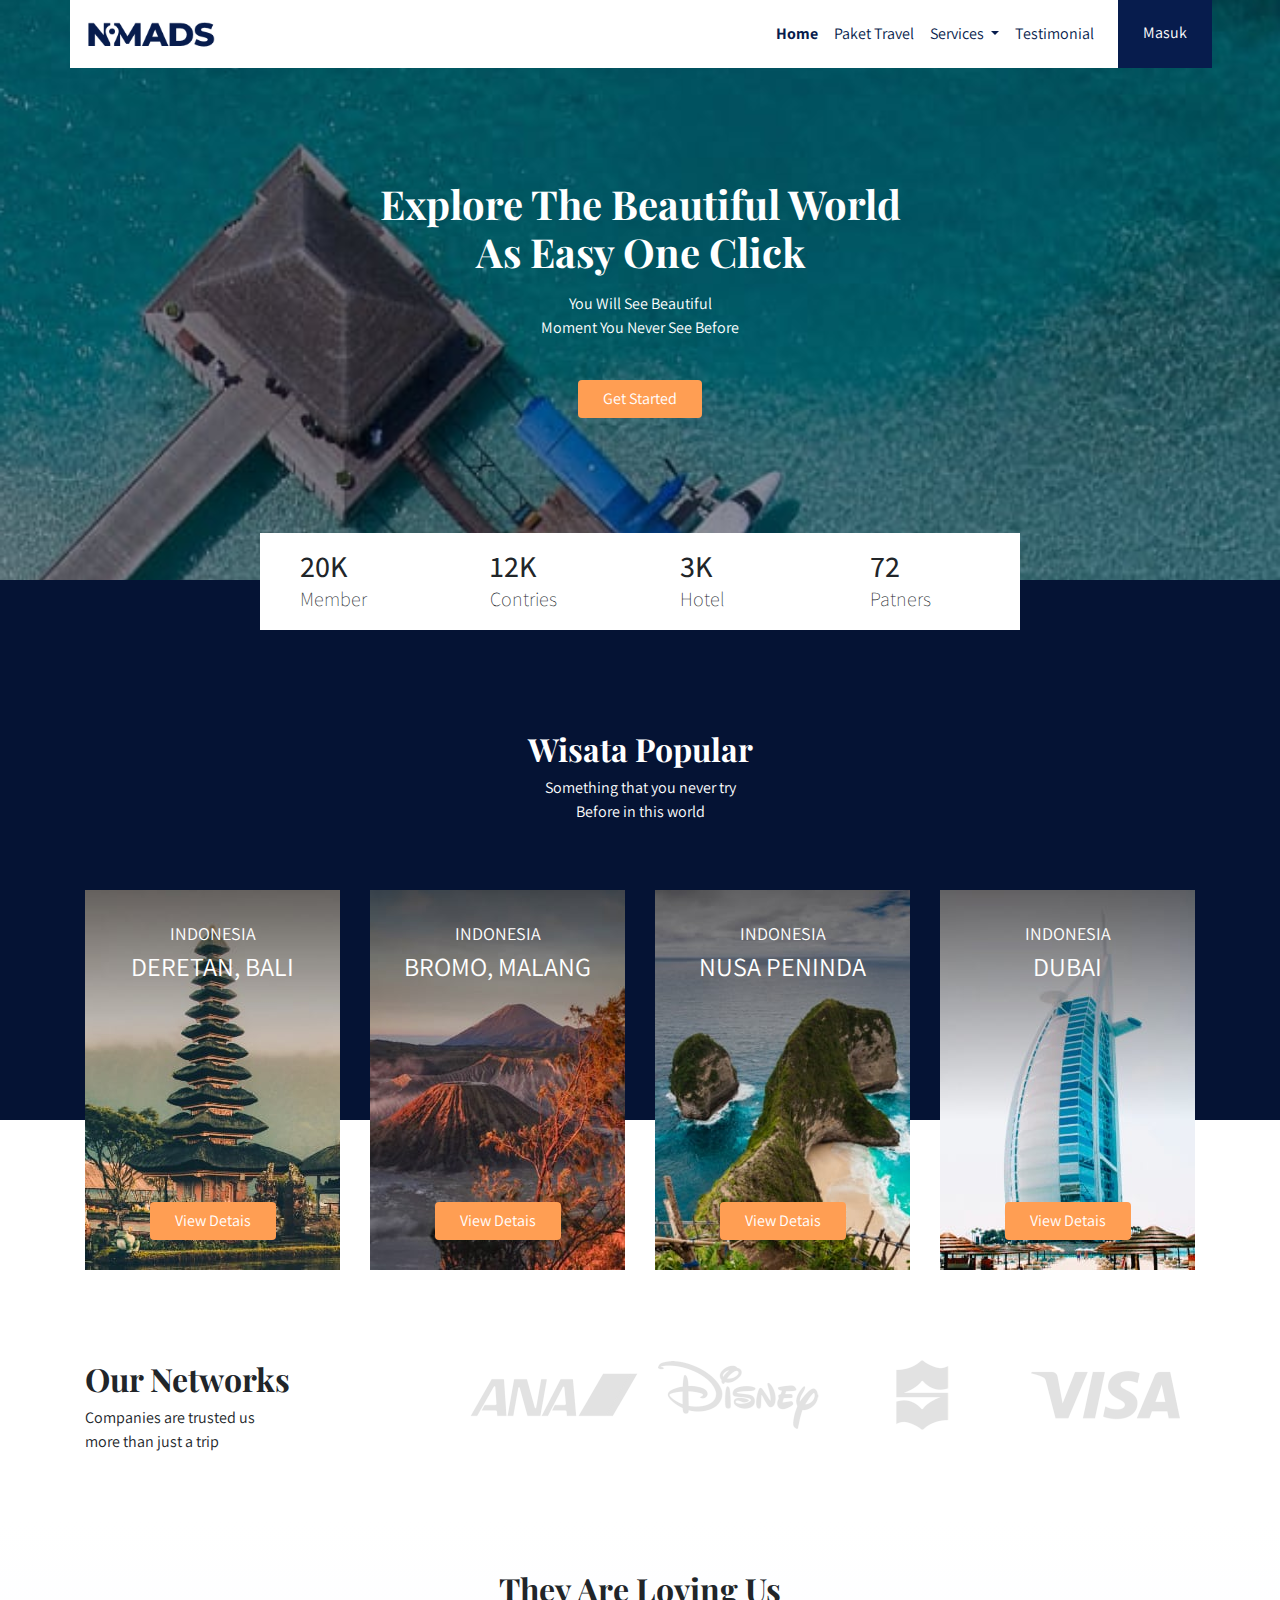
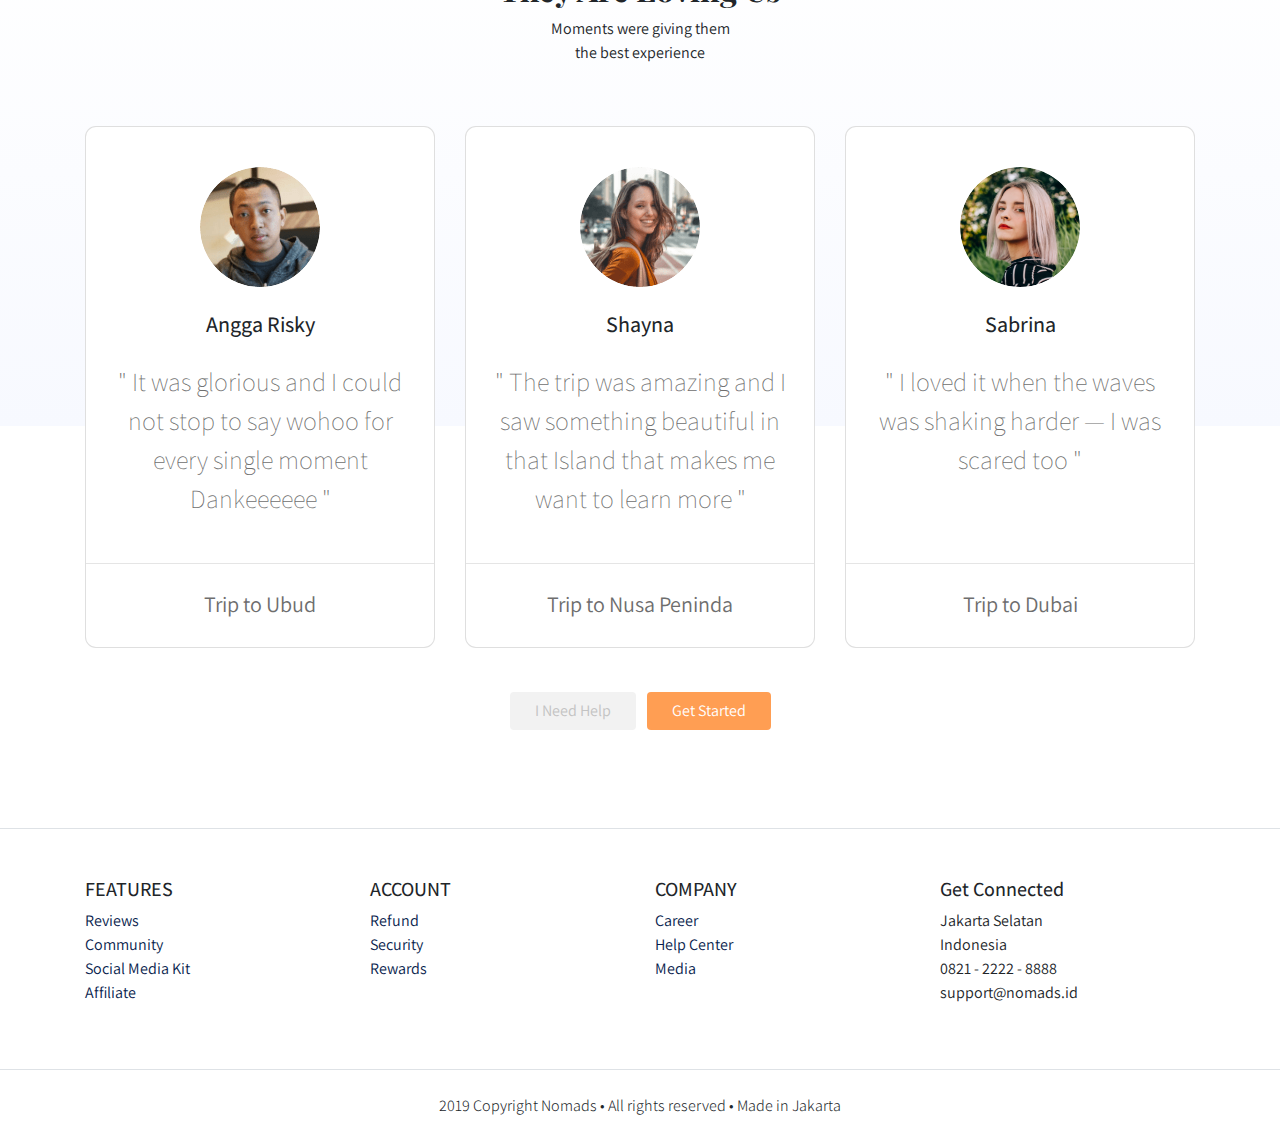
<file: public/index.html>
<!DOCTYPE html>
<html lang="en">
  <head>
    <meta charset="UTF-8" />
    <meta name="viewport" content="width=device-width, initial-scale=1.0" />
    <meta http-equiv="X-UA-Compatible" content="ie=edge" />
    <title>Nomads</title>
    <link rel="stylesheet" href="frontend/libraries/bootstrap/css/bootstrap.css" />
    
    <link rel="preconnect" href="https://fonts.googleapis.com">
    <link rel="preconnect" href="https://fonts.gstatic.com" crossorigin>
    <link href="https://fonts.googleapis.com/css2?family=Assistant&family=Playfair+Display&display=swap" rel="stylesheet">

    <link rel="stylesheet" href="frontend/styles/main.css" />
    
  </head>
  <body>
    <!-- Navbar -->
    <div class="container">
      <nav class="row navbar navbar-expand-lg navbar-light bg-white">
        <a href="#" class="navbar-brand">
          <img src="frontend/images/logo.png" alt="logo NOMADS" />
        </a>

        <button
          class="navbar-toggler navbar-toggler-right"
          type="button"
          data-toggle="collapse"
          data-target="#navb">
            <span class="navbar-toggler-icon"></span>
        </button>

        <!-- Menu -->
        <div class="collapse navbar-collapse" id="navb">
          <ul class="navbar-nav ml-auto mr-3">
            <li class="nav-item max-md-2">
              <a href="#" class="nav-link active">Home</a>
            </li>
            <li class="nav-item max-md-2">
              <a href="#" class="nav-link">Paket Travel</a>
            </li>
            
            <li class="nav-item dropdown">
              <a class="nav-link dropdown-toggle" href="#" id="navbardropdown" role="button" data-toggle="dropdown">
                Services
              </a>
              <div class="dropdown-menu" >
                <a href="#" class="dropdown-item" >Link 1</a>
                <a href="#" class="dropdown-item" >Link 2</a>
                <a href="#" class="dropdown-item" >Link 3</a>
              </div>
            </li>

            <li class="nav-item max-md-2">
              <a href="#" class="nav-link">Testimonial</a>
            </li>
          </ul>

          <!-- Mobile button -->
          <form class="form-inline d-sm-block d-md-none">
            <button class="btn btn-login my-2 my-sm-0 ">
              Masuk
            </button>
          </form>

          <!-- Desktop Button -->
          <form class="form-inline my-2 my-lg-0 d-none d-md-block">
            <button class="btn btn-login btn-navbar-right my-2 my-sm-0 px-4">
              Masuk
            </button>
          </form>

        </div>
      </nav>
    </div>
    <!-- Akhir Navbar -->

    <!-- header -->
    <header class="text-center">
      <h1>
        Explore The Beautiful World
        <br>
        As Easy One Click
      </h1>
      <p class="mt-3">
        You Will See Beautiful
        <br>
        Moment You Never See Before 
      </p>
      <a href="" class="btn btn-get-started px-4 mt-4">
        Get Started
      </a>
    </header>
    <!-- akhir header -->

    <!-- Statistik header -->
    <main>
      <div class="container">
        <section class="section-stats row justify-content-center" id="stats">
          <div class="col-3 col-md-2 stats-detail">
            <h2>20K</h2>
            <P>Member</P>
          </div>
          <div class="col-3 col-md-2 stats-detail">
            <h2>12K</h2>
            <P>Contries</P>
          </div>
          <div class="col-3 col-md-2 stats-detail">
            <h2>3K</h2>
            <P>Hotel</P>
          </div>
          <div class="col-3 col-md-2 stats-detail">
            <h2>72</h2>
            <P>Patners</P>
          </div>
        </section>
      </div>

      <section class="section-popular" id="popular">
        <div class="container">
          <div class="row">
            <div class="col text-center section-popular-heading">
              <h2>Wisata Popular</h2>
              <p>
                Something that you never try
                <br>
                Before in this world
              </p>
            </div>
          </div>
        </div>
      </section>

      <section class="section-popular-content" id="popularContent">
        <div class="container">
          <div class="section-popular-travel row justify-content-center">
            <div class="col-sm-6 col-md-4 col-lg-3">
              <div class="card-travel text-center d-flex flex-column" style="background-image: url('frontend/images/travel-1.jpg');">
                <div class="travel-country">INDONESIA</div>
                <div class="travel-location">DERETAN, BALI</div>
                <div class="travel-button mt-auto">
                  <a href="details.html" class="btn btn-travel-details px-4">
                    View Detais
                  </a>
                </div>
              </div>
            </div>
            <div class="col-sm-6 col-md-4 col-lg-3">
              <div class="card-travel text-center d-flex flex-column" style="background-image: url('frontend/images/travel-2.jpg');">
                <div class="travel-country">INDONESIA</div>
                <div class="travel-location">BROMO, MALANG</div>
                <div class="travel-button mt-auto">
                  <a href="details.html" class="btn btn-travel-details px-4">
                    View Detais
                  </a>
                </div>
              </div>
            </div>
            <div class="col-sm-6 col-md-4 col-lg-3">
              <div class="card-travel text-center d-flex flex-column" style="background-image: url('frontend/images/travel-3.jpg');">
                <div class="travel-country">INDONESIA</div>
                <div class="travel-location">NUSA PENINDA</div>
                <div class="travel-button mt-auto">
                  <a href="details.html" class="btn btn-travel-details px-4">
                    View Detais
                  </a>
                </div>
              </div>
            </div>
            <div class="col-sm-6 col-md-4 col-lg-3">
              <div class="card-travel text-center d-flex flex-column" style="background-image: url('frontend/images/travel-4.jpg');">
                <div class="travel-country">INDONESIA</div>
                <div class="travel-location">DUBAI</div>
                <div class="travel-button mt-auto">
                  <a href="details.html" class="btn btn-travel-details px-4">
                    View Detais
                  </a>
                </div>
              </div>
            </div>
          </div>
        </div>
      </section>

      <section class="section-networks" id="networks">
        <div class="container">
          <div class="row">
            <div class="col-md-4">
              <h2>Our Networks</h2>
              <p>
                Companies are trusted us
                <br>
                more than just a trip
              </p>
            </div>
            <div class="col-md-8 text-center">
              <img src="frontend/images/partner.png" alt="Logo Patner" class="img-partner">
            </div>
          </div>
        </div>
      </section>

      <section class="section-testimonials-heading" id="testimoniaslHeading">
        <div class="container">
          <div class="row">
            <div class="col text-center">
              <h2>They Are Loving Us</h2>
              <p>
                Moments were giving them
                <br>
                the best experience
              </p>
            </div>
          </div>
        </div>
      </section>

      <div class="section section-testimonials-content" id="testimonialsContent">
        <div class="container">
          <div class="section-popular-travel row justify-content-center">
            <div class="col-sm-6 col-md-6 col-lg-4">
              <div class="card card-testimonial text-center">
                <div class="testimonial-content">
                  <img src="frontend/images/avatar-1.png" alt="User"
                  class="mb-4 rounded-circle">
                  <h3 class="mb-4">Angga Risky</h3>
                  <p class="testimonials">
                    " It was glorious and I could not stop to say wohoo for every single moment Dankeeeeee "
                  </p>
                </div>
                <hr>
                <p class="trip-to mt-2">
                  Trip to Ubud
                </p>
              </div>
            </div>
            <div class="col-sm-6 col-md-6 col-lg-4">
              <div class="card card-testimonial text-center">
                <div class="testimonial-content">
                  <img src="frontend/images/avatar-2.png" alt="User"
                  class="mb-4 rounded-circle">
                  <h3 class="mb-4">Shayna</h3>
                  <p class="testimonials">
                    " The trip was amazing and I saw something beautiful in that
                    Island that makes me want to learn more "
                  </p>
                </div>
                <hr>
                <p class="trip-to mt-2">
                  Trip to Nusa Peninda
                </p>
              </div>
            </div>
            <div class="col-sm-6 col-md-6 col-lg-4">
              <div class="card card-testimonial text-center">
                <div class="testimonial-content">
                  <img src="frontend/images/avatar-3.png" alt="User"
                  class="mb-4 rounded-circle">
                  <h3 class="mb-4">Sabrina</h3>
                  <p class="testimonials">
                    " I loved it when the waves was shaking harder — I was
                    scared too "
                  </p>
                </div>
                <hr>
                <p class="trip-to mt-2">
                  Trip to Dubai
                </p>
              </div>
            </div>
          </div>
          <div class="row">
            <div class="col-12 text-center">
              <a href="#" class="btn btn-need-help px-4 mt-4 mx-1">
                I Need Help
              </a>
              <a href="#" class="btn btn-get-started px-4 mt-4 mx-1">
                Get Started
              </a>
            </div>
          </div>
        </div>
      </div>
    </main>
    <!-- Akhir Statistik header -->

    <footer class="section-footer mt-5 mb-4 border-top">
      <div class="container pt-5 pb-5">
        <div class="row justify-content-center">
          <div class="col-12">
            <div class="row">
              <div class="col-12">
                <div class="row">
                  <div class="col-12 col-lg-3">
                    <h5>FEATURES</h5>
                    <ul class="list-unstyled">
                      <li>
                        <a href="#">Reviews</a>
                      </li>
                      <li>
                        <a href="#">Community</a>
                      </li>
                      <li>
                        <a href="#">Social Media Kit</a>
                      </li>
                      <li>
                        <a href="#">Affiliate</a>
                      </li>
                    </ul>
                  </div>
                  <div class="col-12 col-lg-3">
                    <h5>ACCOUNT</h5>
                    <ul class="list-unstyled">
                      <li><a href="#">Refund</a></li>
                      <li><a href="#">Security</a></li>
                      <li><a href="#">Rewards</a></li>
                    </ul>
                  </div>
                  <div class="col-12 col-lg-3">
                    <h5>COMPANY</h5>
                    <ul class="list-unstyled">
                      <li><a href="#">Career</a></li>
                      <li><a href="#">Help Center</a></li>
                      <li><a href="#">Media</a></li>
                    </ul>
                  </div>
                  <div class="col-12 col-lg-3">
                    <h5>Get Connected</h5>
                    <ul class="list-unstyled">
                      <li>Jakarta Selatan</li>
                      <li>Indonesia</li>
                      <li>0821 - 2222 - 8888</li>
                      <li>support@nomads.id</li>
                    </ul>
                  </div>
                </div>
              </div>
            </div>
          </div>
        </div>
      </div>
      <div class="container-fluid">
        <div class="row border-top justify-content-center align-items-center pt-4">
          <div class="col-auto text-gray-500 font-weight-light">
            2019 Copyright Nomads • All rights reserved • Made in Jakarta
          </div>
        </div>
      </div>
    </footer>


    <script src="frontend/libraries/retina/retina.js"></script>
    <script src="frontend/libraries/jquery/jquery-3.4.1.min.js"></script>
    <script src="frontend/libraries/bootstrap/js/bootstrap.js"></script>
  </body>
</html>
</file>
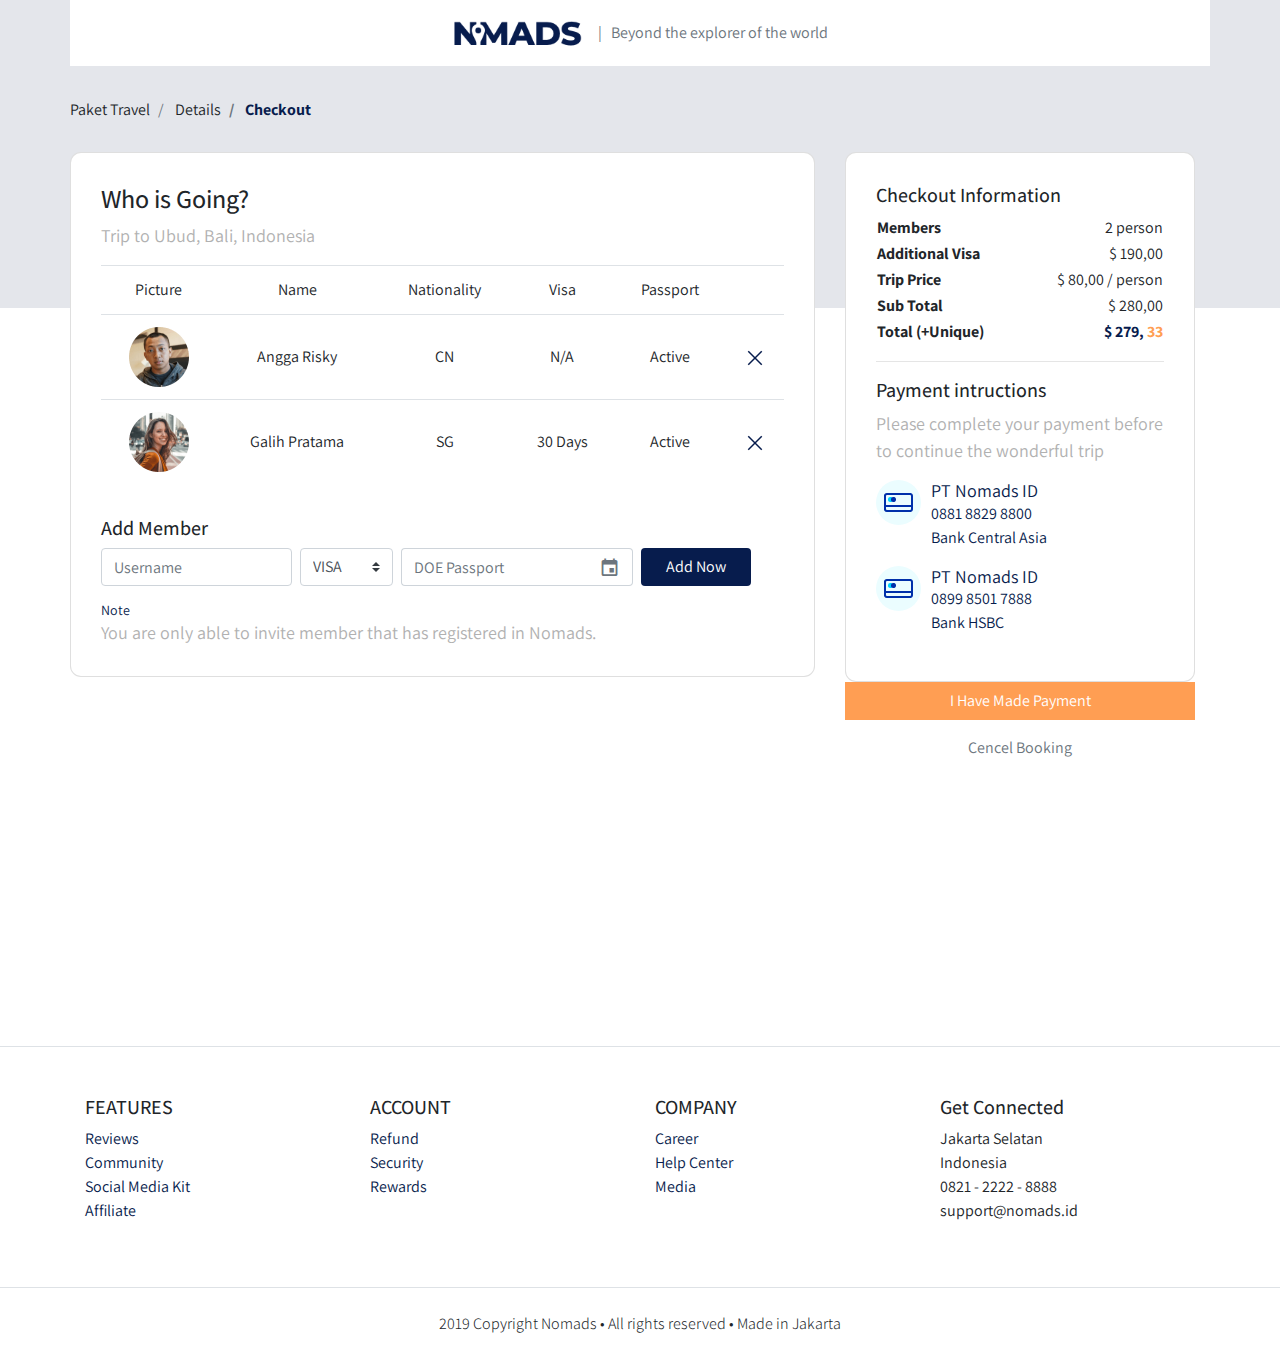
<file: public/checkout.html>
<!DOCTYPE html>
<html lang="en">
  <head>
    <meta charset="UTF-8" />
    <meta name="viewport" content="width=device-width, initial-scale=1.0" />
    <meta http-equiv="X-UA-Compatible" content="ie=edge" />
    <title>Checkout</title>
    <link rel="stylesheet" href="frontend/libraries/bootstrap/css/bootstrap.css" />
    <link rel="stylesheet" href="frontend/libraries/xzoom/xzoom.css">
    <link rel="stylesheet" href="frontend/libraries/gijgo/css/gijgo.min.css">
    
    <link rel="preconnect" href="https://fonts.googleapis.com">
    <link rel="preconnect" href="https://fonts.gstatic.com" crossorigin>
    <link href="https://fonts.googleapis.com/css2?family=Assistant&family=Playfair+Display&display=swap" rel="stylesheet">

    <link rel="stylesheet" href="frontend/styles/main.css" />
    
  </head>
  <body>
    <!-- Navbar -->
    <div class="container">
      <nav class="row navbar navbar-expand-lg navbar-light bg-white">
        <div class="navbar-nav ml-auto mr-auto mr-lg-0 mr-md-auto">
          <a href="index.html" class="navbar-brand">
            <img src="frontend/images/logo.png" alt="">
          </a>
        </div>
        <ul class="navbar-nav mr-auto d-none d-lg-block">
          <li>
            <span class="text-muted">
              | &nbsp; Beyond the explorer of the world
            </span>
          </li>
        </ul>
      </nav>
    </div>
    <!-- Akhir Navbar -->

    <main>
      <section class="section-details-header"></section>
      <section class="section-details-content">
        <div class="container">
          <div class="row">
            <div class="col p-0">
              <nav aria-label="breadcrumb">
                <ol class="breadcrumb">
                  <li class="breadcrumb-item" aria-current="page">
                    Paket Travel
                  </li>
                  <li class="breadcrumb-item" aria-current="page">
                    Details
                  </li>
                  <li class="breadcrumb-item active" aria-current="page">
                    Checkout
                  </li>
                </ol>
              </nav>
            </div>
          </div>
          <div class="row">
            <div class="col-lg-8 pl-lg-0">
              <div class="card card-details">
                <h1>Who is Going?</h1>
                <p>Trip to Ubud, Bali, Indonesia</p>
                <div class="attendee">
                  <table class="table table-responsive-sm text-center">
                    <thead>
                      <tr>
                        <td>Picture</td>
                        <td>Name</td>
                        <td>Nationality</td>
                        <td>Visa</td>
                        <td>Passport</td>
                        <td></td>
                      </tr>
                    </thead>
                    <tbody>
                      <tr>
                        <td>
                          <img src="frontend/images/avatar-1.png" height="60">
                        </td>
                        <td class="align-middle">
                          Angga Risky
                        </td>
                        <td class="align-middle">
                          CN
                        </td>
                        <td class="align-middle">
                          N/A
                        </td>
                        <td class="align-middle">
                          Active
                        </td>
                        <td class="align-middle">
                          <a href="#">
                            <img src="frontend/images/ic_remove.png" alt="">
                          </a>
                        </td>
                      </tr>
                      <tr>
                        <td>
                          <img src="frontend/images/avatar-2.png" height="60">
                        </td>
                        <td class="align-middle">
                          Galih Pratama
                        </td>
                        <td class="align-middle">
                          SG
                        </td>
                        <td class="align-middle">
                          30 Days
                        </td>
                        <td class="align-middle">
                          Active
                        </td>
                        <td class="align-middle">
                          <a href="#">
                            <img src="frontend/images/ic_remove.png" alt="">
                          </a>
                        </td>
                      </tr>
                    </tbody>
                  </table>
                </div>
                <div class="member mt-3">
                  <h2>Add Member</h2>
                  <form class="form-inline">
                    <label for="inputUsername" class="sr-only">Name</label>
                    <input type="text" name="inputUsername" class="form-control mb-2 mr-sm-2" id="inputUsername" placeholder="Username">

                    <label for="inputVisa" class="sr-only">Visa</label>
                    <select name="inputVisa" id="inputVisa" class="custom-select mb-2 mr-sm-2">
                      <option value="VISA" selected>VISA</option>
                      <option value="30 Days">30 Days</option>
                      <option value="N/A">N/A</option>
                    </select>

                    <label for="doePassport" class="sr-only">DOE Passport</label>
                    <div class="input-group mb-2 mr-sm-2">
                      <input type="text" class="form-control datepicker" id="doePassport" placeholder="DOE Passport">
                    </div>

                    <button type="submit" class="btn btn-add-now mb-2 px-4">
                      Add Now
                    </button>
                  </form>
                  <h3 class="mt-2 mb-0">Note</h3>
                  <p class="disclaimer mb-0">
                    You are only able to invite member that has registered in
                    Nomads.
                  </p>
                </div>
              </div>
            </div>

            <div class="col-lg-4">
              <div class="card card-details card-right">
                <h2>Checkout Information</h2>
                <table class="trip-informations">
                  <tr>
                    <th width="50%">Members</th>
                    <td width="50%" class="text-right">2 person</td>
                  </tr>
                  <tr>
                    <th width="50%">Additional Visa</th>
                    <td width="50%" class="text-right">$ 190,00</td>
                  </tr>
                  <tr>
                    <th width="50%">Trip Price</th>
                    <td width="50%" class="text-right">$ 80,00 / person</td>
                  </tr>
                  <tr>
                    <th width="50%">Sub Total</th>
                    <td width="50%" class="text-right">$ 280,00</td>
                  </tr>
                  <tr>
                    <th width="50%">Total (+Unique)</th>
                    <td width="50%" class="text-right text-total">
                      <span class="text-blue">$ 279,</span>
                      <span class="text-orange">33</span>
                    </td>
                  </tr>
                </table>

                <hr>
                <h2>Payment intructions</h2>
                <p class="payment-intructions">
                  Please complete your payment before to continue the wonderful
                  trip
                </p>
                <div class="bank">
                  <div class="bank-item pb-3">
                    <img src="frontend/images/ic_bank.png" alt="" class="bank-image">
                    <div class="description">
                      <h3>PT Nomads ID</h3>
                      <p>
                        0881 8829 8800
                        <br />
                        Bank Central Asia
                      </p>
                    </div>
                    <div class="clearfix"></div>
                  </div>
                  <div class="bank-item pb-3">
                    <img src="frontend/images/ic_bank.png" alt="" class="bank-image">
                    <div class="description">
                      <h3>PT Nomads ID</h3>
                      <p>
                        0899 8501 7888
                        <br />
                        Bank HSBC
                      </p>
                    </div>
                    <div class="clearfix"></div>
                  </div>
                </div>
              </div>
              <div class="join-container">
                <a href="success.html" class="btn btn-block btn-join-now mt-3 px-2">
                  I Have Made Payment
                </a>
              </div>
              <div class="text-center mt-3">
                <a href="#" class="text-muted">
                  Cencel Booking
                </a>
              </div>
            </div>
          </div>
        </div>
      </section>
    </main>

    <!-- footer -->
    <footer class="section-footer mt-5 mb-4 border-top">
      <div class="container pt-5 pb-5">
        <div class="row justify-content-center">
          <div class="col-12">
            <div class="row">
              <div class="col-12">
                <div class="row">
                  <div class="col-12 col-lg-3">
                    <h5>FEATURES</h5>
                    <ul class="list-unstyled">
                      <li>
                        <a href="#">Reviews</a>
                      </li>
                      <li>
                        <a href="#">Community</a>
                      </li>
                      <li>
                        <a href="#">Social Media Kit</a>
                      </li>
                      <li>
                        <a href="#">Affiliate</a>
                      </li>
                    </ul>
                  </div>
                  <div class="col-12 col-lg-3">
                    <h5>ACCOUNT</h5>
                    <ul class="list-unstyled">
                      <li><a href="#">Refund</a></li>
                      <li><a href="#">Security</a></li>
                      <li><a href="#">Rewards</a></li>
                    </ul>
                  </div>
                  <div class="col-12 col-lg-3">
                    <h5>COMPANY</h5>
                    <ul class="list-unstyled">
                      <li><a href="#">Career</a></li>
                      <li><a href="#">Help Center</a></li>
                      <li><a href="#">Media</a></li>
                    </ul>
                  </div>
                  <div class="col-12 col-lg-3">
                    <h5>Get Connected</h5>
                    <ul class="list-unstyled">
                      <li>Jakarta Selatan</li>
                      <li>Indonesia</li>
                      <li>0821 - 2222 - 8888</li>
                      <li>support@nomads.id</li>
                    </ul>
                  </div>
                </div>
              </div>
            </div>
          </div>
        </div>
      </div>
      <div class="container-fluid">
        <div class="row border-top justify-content-center align-items-center pt-4">
          <div class="col-auto text-gray-500 font-weight-light">
            2019 Copyright Nomads • All rights reserved • Made in Jakarta
          </div>
        </div>
      </div>
    </footer>
    <!-- alhir footer -->


    <script src="frontend/libraries/retina/retina.js"></script>
    <script src="frontend/libraries/jquery/jquery-3.4.1.min.js"></script>
    <script src="frontend/libraries/bootstrap/js/bootstrap.js"></script>
    <script src="frontend/libraries/retina/retina.min.js"></script>
    <script src="frontend/libraries/xzoom/xzoom.min.js"></script>
    <script src="frontend/libraries/gijgo/js/gijgo.min.js"></script>
    <script>
      $(document).ready(function() {
        $('.xzoom, .xzoom-gallery').xzoom({
          zoomWidth: 500,
          title: false,
          tint: '#333',
          Xoffset: 15
        });

        $('.datepicker').datepicker({
          uiLibrary: 'bootstrap4',
          icons: {
            righticon: '<img src="frontend/images/ic_doe.png">'
          }
        })
      });
    </script>
  </body>
</html>
</file>
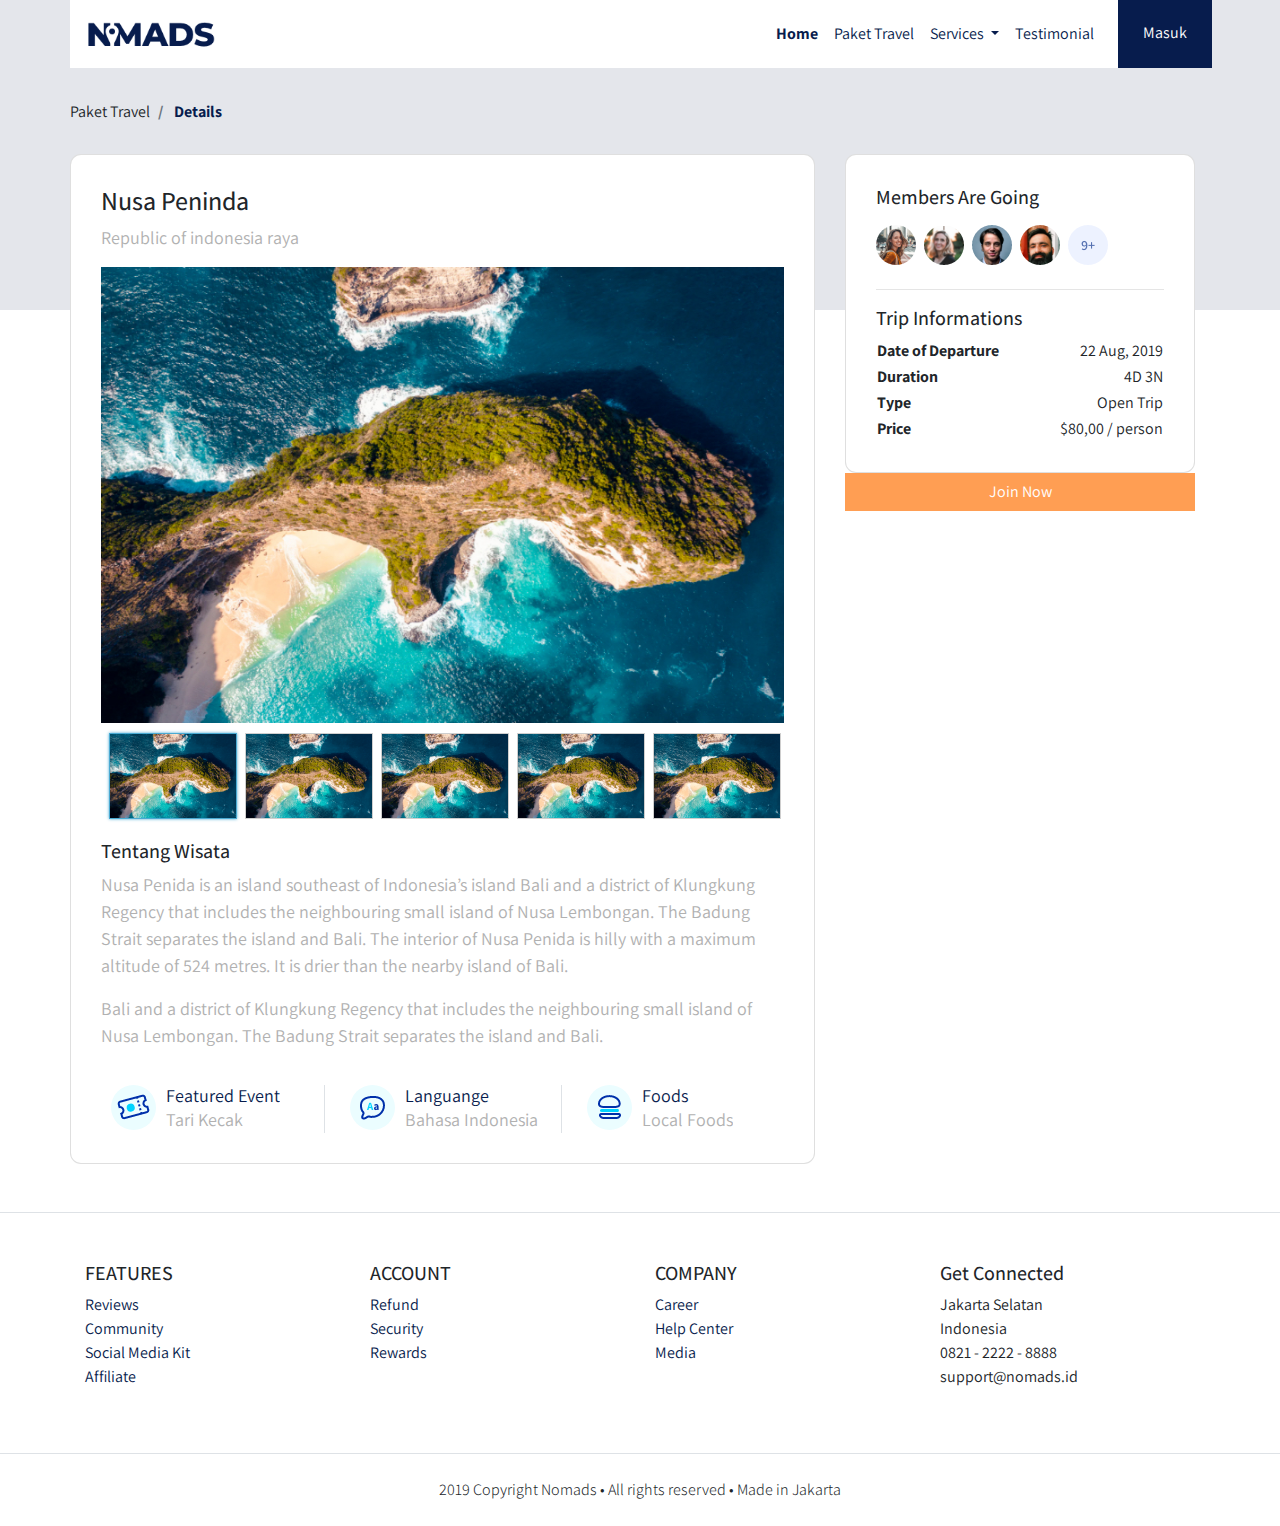
<file: public/details.html>
<!DOCTYPE html>
<html lang="en">
  <head>
    <meta charset="UTF-8" />
    <meta name="viewport" content="width=device-width, initial-scale=1.0" />
    <meta http-equiv="X-UA-Compatible" content="ie=edge" />
    <title>Details</title>
    <link rel="stylesheet" href="frontend/libraries/bootstrap/css/bootstrap.css" />
    <link rel="stylesheet" href="frontend/libraries/xzoom/xzoom.css">
    
    <link rel="preconnect" href="https://fonts.googleapis.com">
    <link rel="preconnect" href="https://fonts.gstatic.com" crossorigin>
    <link href="https://fonts.googleapis.com/css2?family=Assistant&family=Playfair+Display&display=swap" rel="stylesheet">

    <link rel="stylesheet" href="frontend/styles/main.css" />
    
  </head>
  <body>
    <!-- Navbar -->
    <div class="container">
      <nav class="row navbar navbar-expand-lg navbar-light bg-white">
        <a href="#" class="navbar-brand">
          <img src="frontend/images/logo.png" alt="logo NOMADS" />
        </a>

        <button
          class="navbar-toggler navbar-toggler-right"
          type="button"
          data-toggle="collapse"
          data-target="#navb">
            <span class="navbar-toggler-icon"></span>
        </button>

        <!-- Menu -->
        <div class="collapse navbar-collapse" id="navb">
          <ul class="navbar-nav ml-auto mr-3">
            <li class="nav-item max-md-2">
              <a href="#" class="nav-link active">Home</a>
            </li>
            <li class="nav-item max-md-2">
              <a href="#" class="nav-link">Paket Travel</a>
            </li>
            
            <li class="nav-item dropdown">
              <a class="nav-link dropdown-toggle" href="#" id="navbardropdown" role="button" data-toggle="dropdown">
                Services
              </a>
              <div class="dropdown-menu" >
                <a href="#" class="dropdown-item" >Link 1</a>
                <a href="#" class="dropdown-item" >Link 2</a>
                <a href="#" class="dropdown-item" >Link 3</a>
              </div>
            </li>

            <li class="nav-item max-md-2">
              <a href="#" class="nav-link">Testimonial</a>
            </li>
          </ul>

          <!-- Mobile button -->
          <form class="form-inline d-sm-block d-md-none">
            <button class="btn btn-login my-2 my-sm-0 ">
              Masuk
            </button>
          </form>

          <!-- Desktop Button -->
          <form class="form-inline my-2 my-lg-0 d-none d-md-block">
            <button class="btn btn-login btn-navbar-right my-2 my-sm-0 px-4">
              Masuk
            </button>
          </form>

        </div>
      </nav>
    </div>
    <!-- Akhir Navbar -->

    <main>
      <section class="section-details-header"></section>
      <section class="section-details-content">
        <div class="container">
          <div class="row">
            <div class="col p-0">
              <nav aria-label="breadcrumb">
                <ol class="breadcrumb">
                  <li class="breadcrumb-item" aria-current="page">
                    Paket Travel
                  </li>
                  <li class="breadcrumb-item active" aria-current="page">
                    Details
                  </li>
                </ol>
              </nav>
            </div>
          </div>
          <div class="row">
            <div class="col-lg-8 pl-lg-0">
              <div class="card card-details">
                <h1>Nusa Peninda</h1>
                <p>Republic of indonesia raya</p>
                <div class="gallery">
                  <div class="xzoom-container">
                    <img src="frontend/images/details-1.jpg" class="xzoom" id="xzoom-default" xoriginal="frontend/images/details-1.jpg">
                  </div>
                  <div class="xzoom-thumbs">
                    <a href="frontend/images/details-1.jpg">
                      <img src="frontend/images/details-1.jpg" class="xzoom-gallery" width="128" xpreview="frontend/images/details-1.jpg">
                    </a>
                    <a href="frontend/images/details-1.jpg">
                      <img src="frontend/images/details-1.jpg" class="xzoom-gallery" width="128" xpreview="frontend/images/details-1.jpg">
                    </a>
                    <a href="frontend/images/details-1.jpg">
                      <img src="frontend/images/details-1.jpg" class="xzoom-gallery" width="128" xpreview="frontend/images/details-1.jpg">
                    </a>
                    <a href="frontend/images/details-1.jpg">
                      <img src="frontend/images/details-1.jpg" class="xzoom-gallery" width="128" xpreview="frontend/images/details-1.jpg">
                    </a>
                    <a href="frontend/images/details-1.jpg">
                      <img src="frontend/images/details-1.jpg" class="xzoom-gallery" width="128" xpreview="frontend/images/details-1.jpg">
                    </a>
                  </div>
                </div>
                <h2>Tentang Wisata</h2>
                <p>
                  Nusa Penida is an island southeast of Indonesia’s island
                  Bali and a district of Klungkung Regency that includes the
                  neighbouring small island of Nusa Lembongan. The Badung
                  Strait separates the island and Bali. The interior of Nusa
                  Penida is hilly with a maximum altitude of 524 metres. It is
                  drier than the nearby island of Bali.
                </p>
                <p>
                  Bali and a district of Klungkung Regency that includes the
                    neighbouring small island of Nusa Lembongan. The Badung
                    Strait separates the island and Bali.
                </p>
                <div class="features row">
                  <div class="col-md-4">
                    <div class="description">
                      <img src="frontend/images/ic_event.png" alt="" class="features-image">
                      <div class="description">
                        <h3>Featured Event</h3>
                        <p>Tari Kecak</p>
                      </div>
                    </div>
                  </div>
                  <div class="col-md-4 border-left">
                    <div class="description">
                      <img src="frontend/images/ic_bahasa.png" alt="" class="features-image">
                      <div class="description">
                        <h3>Languange</h3>
                        <p>Bahasa Indonesia</p>
                      </div>
                    </div>
                  </div>
                  <div class="col-md-4 border-left">
                    <div class="description">
                      <img src="frontend/images/ic_foods.png" alt="" class="features-image">
                      <div class="description">
                        <h3>Foods</h3>
                        <p>Local Foods</p>
                      </div>
                    </div>
                  </div>
                </div>
              </div>
            </div>
            <div class="col-lg-4">
              <div class="card card-details card-right">
                <h2>Members Are Going</h2>
                <div class="members my-2">
                  <img src="frontend/images/members.png" class="member-image mr-1">
                </div>
                <hr>
                <h2>Trip Informations</h2>
                <table class="trip-information">
                  <tr>
                    <th width="50%">Date of Departure</th>
                    <td width="50%" class="text-right">
                      22 Aug, 2019
                    </td>
                  </tr>
                  <tr>
                    <th width="50%">Duration</th>
                    <td width="50%" class="text-right">
                      4D 3N
                    </td>
                  </tr>
                  <tr>
                    <th width="50%">Type</th>
                    <td width="50%" class="text-right">
                      Open Trip
                    </td>
                  </tr>
                  <tr>
                    <th width="50%">Price</th>
                    <td width="50%" class="text-right">
                      $80,00 / person
                    </td>
                  </tr>
                </table>
              </div>
              <div class="join-container">
                <a href="checkout.html" class="btn btn-block btn-join-now mt-3 px-2">
                  Join Now
                </a>
              </div>
            </div>
          </div>
        </div>
      </section>
    </main>

    <!-- footer -->
    <footer class="section-footer mt-5 mb-4 border-top">
      <div class="container pt-5 pb-5">
        <div class="row justify-content-center">
          <div class="col-12">
            <div class="row">
              <div class="col-12">
                <div class="row">
                  <div class="col-12 col-lg-3">
                    <h5>FEATURES</h5>
                    <ul class="list-unstyled">
                      <li>
                        <a href="#">Reviews</a>
                      </li>
                      <li>
                        <a href="#">Community</a>
                      </li>
                      <li>
                        <a href="#">Social Media Kit</a>
                      </li>
                      <li>
                        <a href="#">Affiliate</a>
                      </li>
                    </ul>
                  </div>
                  <div class="col-12 col-lg-3">
                    <h5>ACCOUNT</h5>
                    <ul class="list-unstyled">
                      <li><a href="#">Refund</a></li>
                      <li><a href="#">Security</a></li>
                      <li><a href="#">Rewards</a></li>
                    </ul>
                  </div>
                  <div class="col-12 col-lg-3">
                    <h5>COMPANY</h5>
                    <ul class="list-unstyled">
                      <li><a href="#">Career</a></li>
                      <li><a href="#">Help Center</a></li>
                      <li><a href="#">Media</a></li>
                    </ul>
                  </div>
                  <div class="col-12 col-lg-3">
                    <h5>Get Connected</h5>
                    <ul class="list-unstyled">
                      <li>Jakarta Selatan</li>
                      <li>Indonesia</li>
                      <li>0821 - 2222 - 8888</li>
                      <li>support@nomads.id</li>
                    </ul>
                  </div>
                </div>
              </div>
            </div>
          </div>
        </div>
      </div>
      <div class="container-fluid">
        <div class="row border-top justify-content-center align-items-center pt-4">
          <div class="col-auto text-gray-500 font-weight-light">
            2019 Copyright Nomads • All rights reserved • Made in Jakarta
          </div>
        </div>
      </div>
    </footer>
    <!-- alhir footer -->


    <script src="frontend/libraries/retina/retina.js"></script>
    <script src="frontend/libraries/jquery/jquery-3.4.1.min.js"></script>
    <script src="frontend/libraries/bootstrap/js/bootstrap.js"></script>
    <script src="frontend/libraries/retina/retina.min.js"></script>
    <script src="frontend/libraries/xzoom/xzoom.min.js"></script>
    <script>
      $(document).ready(function() {
        $('.xzoom, .xzoom-gallery').xzoom({
          zoomWidth: 500,
          title: false,
          tint: '#333',
          Xoffset: 15
        });
      });
    </script>
  </body>
</html>
</file>
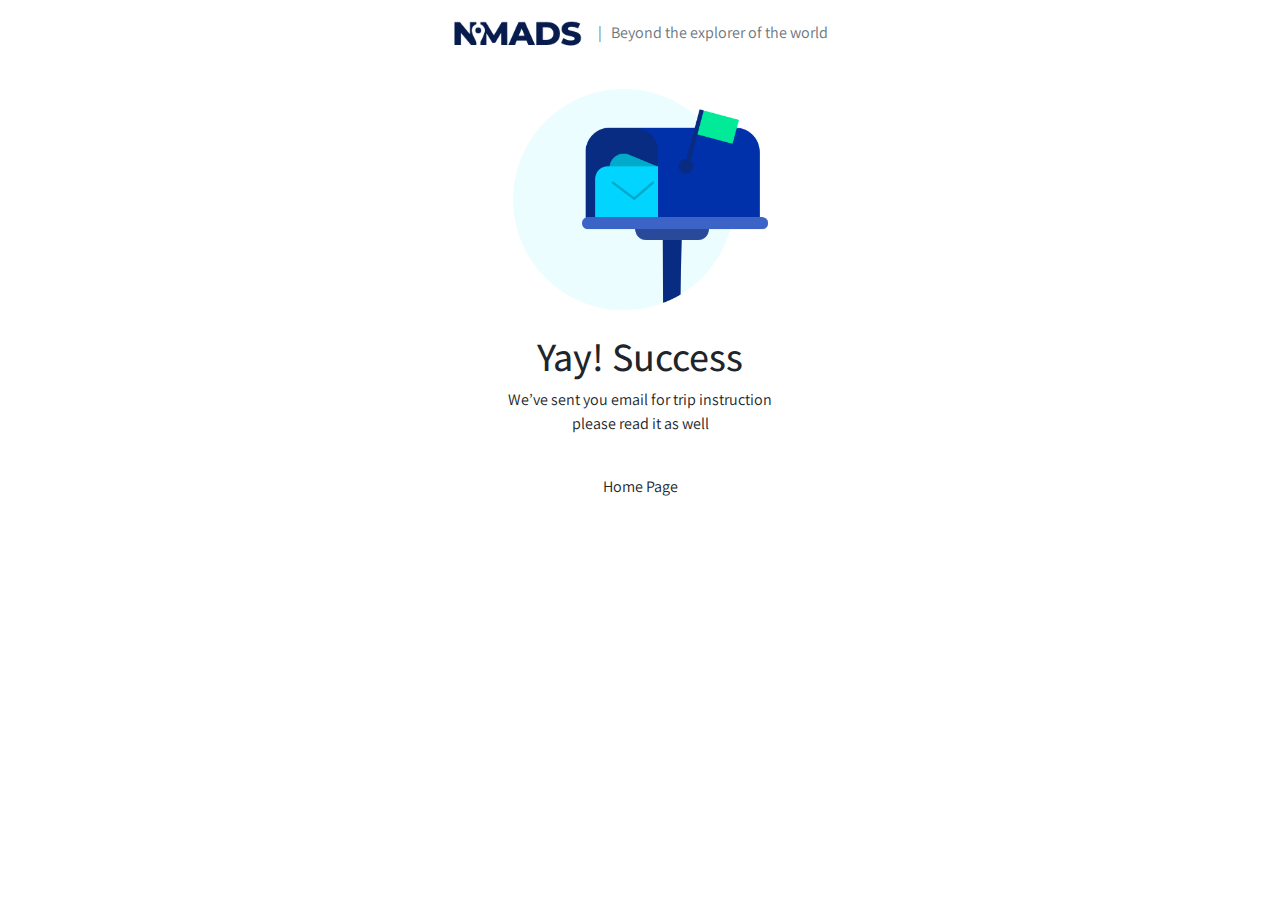
<file: public/success.html>
<!DOCTYPE html>
<html lang="en">
  <head>
    <meta charset="UTF-8" />
    <meta name="viewport" content="width=device-width, initial-scale=1.0" />
    <meta http-equiv="X-UA-Compatible" content="ie=edge" />
    <title>Success</title>
    <link rel="stylesheet" href="frontend/libraries/bootstrap/css/bootstrap.css" />
    <link rel="stylesheet" href="frontend/libraries/xzoom/xzoom.css">
    <link rel="stylesheet" href="frontend/libraries/gijgo/css/gijgo.min.css">
    
    <link rel="preconnect" href="https://fonts.googleapis.com">
    <link rel="preconnect" href="https://fonts.gstatic.com" crossorigin>
    <link href="https://fonts.googleapis.com/css2?family=Assistant&family=Playfair+Display&display=swap" rel="stylesheet">

    <link rel="stylesheet" href="frontend/styles/main.css" />
    
  </head>
  <body>
    <!-- Navbar -->
    <div class="container">
      <nav class="row navbar navbar-expand-lg navbar-light bg-white">
        <div class="navbar-nav ml-auto mr-auto mr-lg-0 mr-md-auto">
          <a href="index.html" class="navbar-brand">
            <img src="frontend/images/logo.png" alt="">
          </a>
        </div>
        <ul class="navbar-nav mr-auto d-none d-lg-block">
          <li>
            <span class="text-muted">
              | &nbsp; Beyond the explorer of the world
            </span>
          </li>
        </ul>
      </nav>
    </div>
    <!-- Akhir Navbar -->

    <main>
      <div class="section-success d-flex align-items-center">
        <div class="col text-center">
          <img src="frontend/images/ic_mail.png" alt="" />
          <h1>Yay! Success</h1>
          <p>
            We’ve sent you email for trip instruction
            <br />
            please read it as well
          </p>
          <a href="index.html" class="btn btn-home-page mt-3 px-5">
            Home Page
          </a>
        </div>
      </div>
    </main>

    
    <script src="frontend/libraries/retina/retina.js"></script>
    <script src="frontend/libraries/jquery/jquery-3.4.1.min.js"></script>
    <script src="frontend/libraries/bootstrap/js/bootstrap.js"></script>
    <script src="frontend/libraries/retina/retina.min.js"></script>
    <script src="frontend/libraries/xzoom/xzoom.min.js"></script>
    <script src="frontend/libraries/gijgo/js/gijgo.min.js"></script>
    <script>
      $(document).ready(function() {
        $('.xzoom, .xzoom-gallery').xzoom({
          zoomWidth: 500,
          title: false,
          tint: '#333',
          Xoffset: 15
        });

        $('.datepicker').datepicker({
          uiLibrary: 'bootstrap4',
          icons: {
            righticon: '<img src="frontend/images/ic_doe.png">'
          }
        })
      });
    </script>
  </body>
</html>
</file>
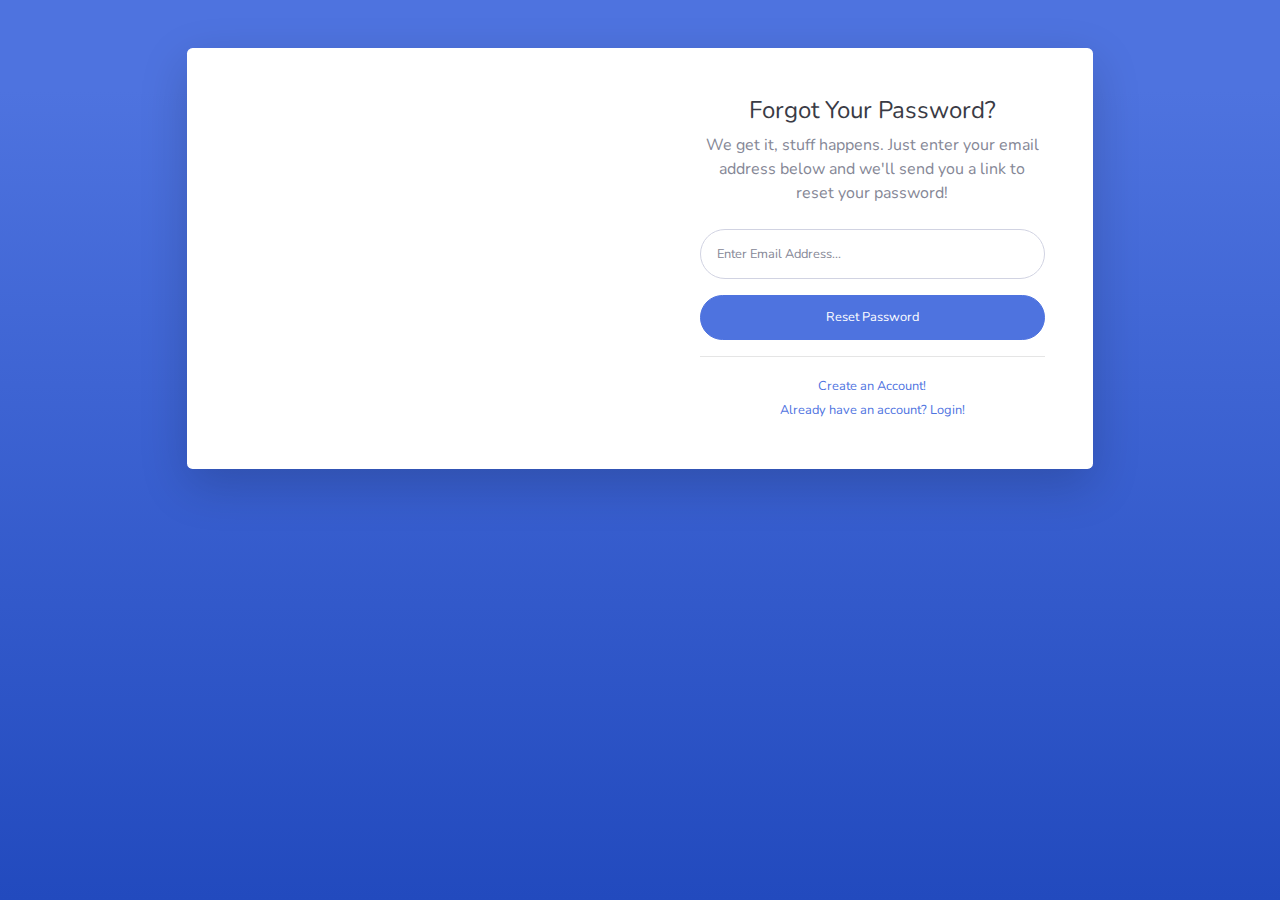
<file: public/backend/forgot-password.html>
<!DOCTYPE html>
<html lang="en">

<head>

    <meta charset="utf-8">
    <meta http-equiv="X-UA-Compatible" content="IE=edge">
    <meta name="viewport" content="width=device-width, initial-scale=1, shrink-to-fit=no">
    <meta name="description" content="">
    <meta name="author" content="">

    <title>SB Admin 2 - Forgot Password</title>

    <!-- Custom fonts for this template-->
    <link href="vendor/fontawesome-free/css/all.min.css" rel="stylesheet" type="text/css">
    <link
        href="https://fonts.googleapis.com/css?family=Nunito:200,200i,300,300i,400,400i,600,600i,700,700i,800,800i,900,900i"
        rel="stylesheet">

    <!-- Custom styles for this template-->
    <link href="css/sb-admin-2.min.css" rel="stylesheet">

</head>

<body class="bg-gradient-primary">

    <div class="container">

        <!-- Outer Row -->
        <div class="row justify-content-center">

            <div class="col-xl-10 col-lg-12 col-md-9">

                <div class="card o-hidden border-0 shadow-lg my-5">
                    <div class="card-body p-0">
                        <!-- Nested Row within Card Body -->
                        <div class="row">
                            <div class="col-lg-6 d-none d-lg-block bg-password-image"></div>
                            <div class="col-lg-6">
                                <div class="p-5">
                                    <div class="text-center">
                                        <h1 class="h4 text-gray-900 mb-2">Forgot Your Password?</h1>
                                        <p class="mb-4">We get it, stuff happens. Just enter your email address below
                                            and we'll send you a link to reset your password!</p>
                                    </div>
                                    <form class="user">
                                        <div class="form-group">
                                            <input type="email" class="form-control form-control-user"
                                                id="exampleInputEmail" aria-describedby="emailHelp"
                                                placeholder="Enter Email Address...">
                                        </div>
                                        <a href="login.html" class="btn btn-primary btn-user btn-block">
                                            Reset Password
                                        </a>
                                    </form>
                                    <hr>
                                    <div class="text-center">
                                        <a class="small" href="register.html">Create an Account!</a>
                                    </div>
                                    <div class="text-center">
                                        <a class="small" href="login.html">Already have an account? Login!</a>
                                    </div>
                                </div>
                            </div>
                        </div>
                    </div>
                </div>

            </div>

        </div>

    </div>

    <!-- Bootstrap core JavaScript-->
    <script src="vendor/jquery/jquery.min.js"></script>
    <script src="vendor/bootstrap/js/bootstrap.bundle.min.js"></script>

    <!-- Core plugin JavaScript-->
    <script src="vendor/jquery-easing/jquery.easing.min.js"></script>

    <!-- Custom scripts for all pages-->
    <script src="js/sb-admin-2.min.js"></script>

</body>

</html>
</file>
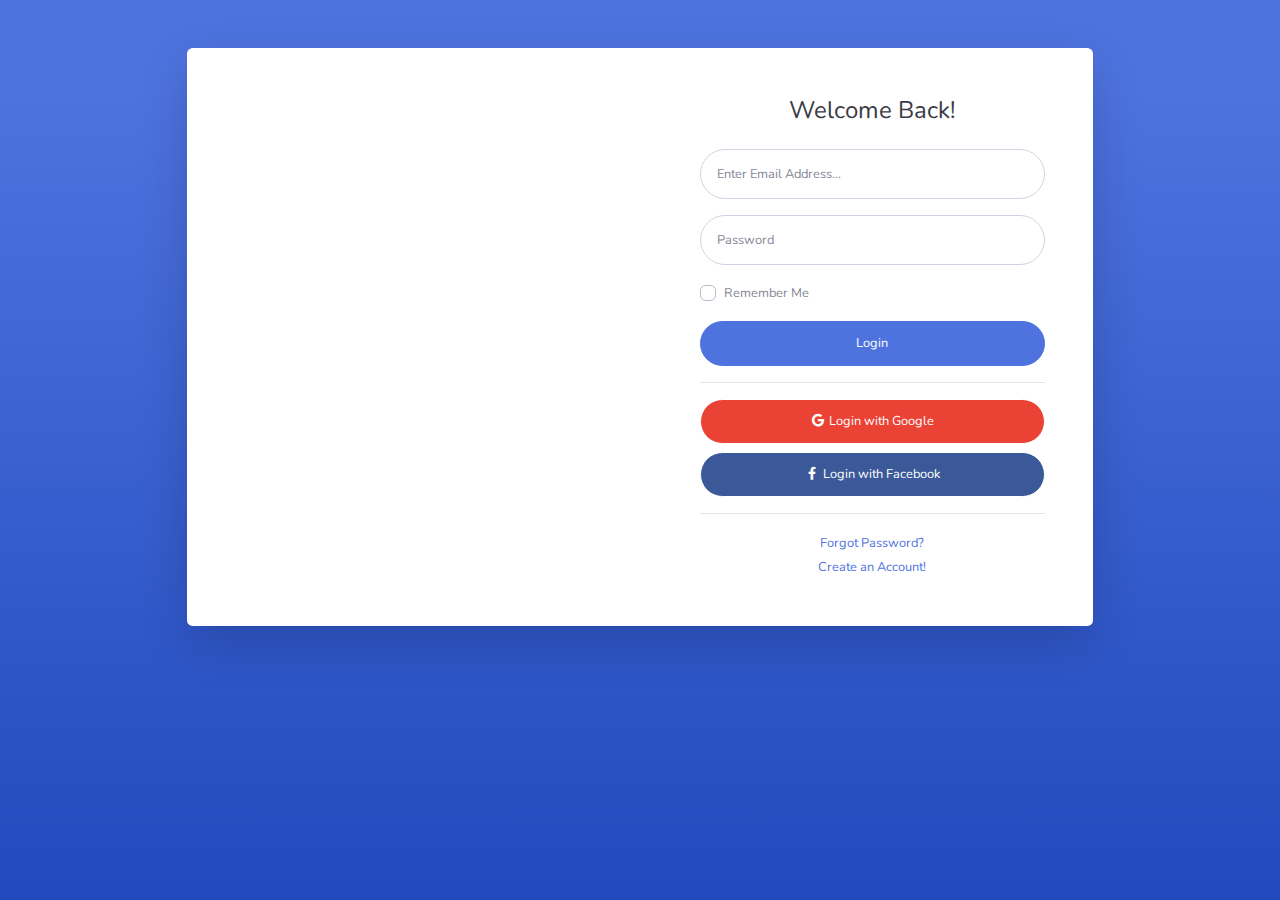
<file: public/backend/login.html>
<!DOCTYPE html>
<html lang="en">

<head>

    <meta charset="utf-8">
    <meta http-equiv="X-UA-Compatible" content="IE=edge">
    <meta name="viewport" content="width=device-width, initial-scale=1, shrink-to-fit=no">
    <meta name="description" content="">
    <meta name="author" content="">

    <title>SB Admin 2 - Login</title>

    <!-- Custom fonts for this template-->
    <link href="vendor/fontawesome-free/css/all.min.css" rel="stylesheet" type="text/css">
    <link
        href="https://fonts.googleapis.com/css?family=Nunito:200,200i,300,300i,400,400i,600,600i,700,700i,800,800i,900,900i"
        rel="stylesheet">

    <!-- Custom styles for this template-->
    <link href="css/sb-admin-2.min.css" rel="stylesheet">

</head>

<body class="bg-gradient-primary">

    <div class="container">

        <!-- Outer Row -->
        <div class="row justify-content-center">

            <div class="col-xl-10 col-lg-12 col-md-9">

                <div class="card o-hidden border-0 shadow-lg my-5">
                    <div class="card-body p-0">
                        <!-- Nested Row within Card Body -->
                        <div class="row">
                            <div class="col-lg-6 d-none d-lg-block bg-login-image"></div>
                            <div class="col-lg-6">
                                <div class="p-5">
                                    <div class="text-center">
                                        <h1 class="h4 text-gray-900 mb-4">Welcome Back!</h1>
                                    </div>
                                    <form class="user">
                                        <div class="form-group">
                                            <input type="email" class="form-control form-control-user"
                                                id="exampleInputEmail" aria-describedby="emailHelp"
                                                placeholder="Enter Email Address...">
                                        </div>
                                        <div class="form-group">
                                            <input type="password" class="form-control form-control-user"
                                                id="exampleInputPassword" placeholder="Password">
                                        </div>
                                        <div class="form-group">
                                            <div class="custom-control custom-checkbox small">
                                                <input type="checkbox" class="custom-control-input" id="customCheck">
                                                <label class="custom-control-label" for="customCheck">Remember
                                                    Me</label>
                                            </div>
                                        </div>
                                        <a href="index.html" class="btn btn-primary btn-user btn-block">
                                            Login
                                        </a>
                                        <hr>
                                        <a href="index.html" class="btn btn-google btn-user btn-block">
                                            <i class="fab fa-google fa-fw"></i> Login with Google
                                        </a>
                                        <a href="index.html" class="btn btn-facebook btn-user btn-block">
                                            <i class="fab fa-facebook-f fa-fw"></i> Login with Facebook
                                        </a>
                                    </form>
                                    <hr>
                                    <div class="text-center">
                                        <a class="small" href="forgot-password.html">Forgot Password?</a>
                                    </div>
                                    <div class="text-center">
                                        <a class="small" href="register.html">Create an Account!</a>
                                    </div>
                                </div>
                            </div>
                        </div>
                    </div>
                </div>

            </div>

        </div>

    </div>

    <!-- Bootstrap core JavaScript-->
    <script src="vendor/jquery/jquery.min.js"></script>
    <script src="vendor/bootstrap/js/bootstrap.bundle.min.js"></script>

    <!-- Core plugin JavaScript-->
    <script src="vendor/jquery-easing/jquery.easing.min.js"></script>

    <!-- Custom scripts for all pages-->
    <script src="js/sb-admin-2.min.js"></script>

</body>

</html>
</file>
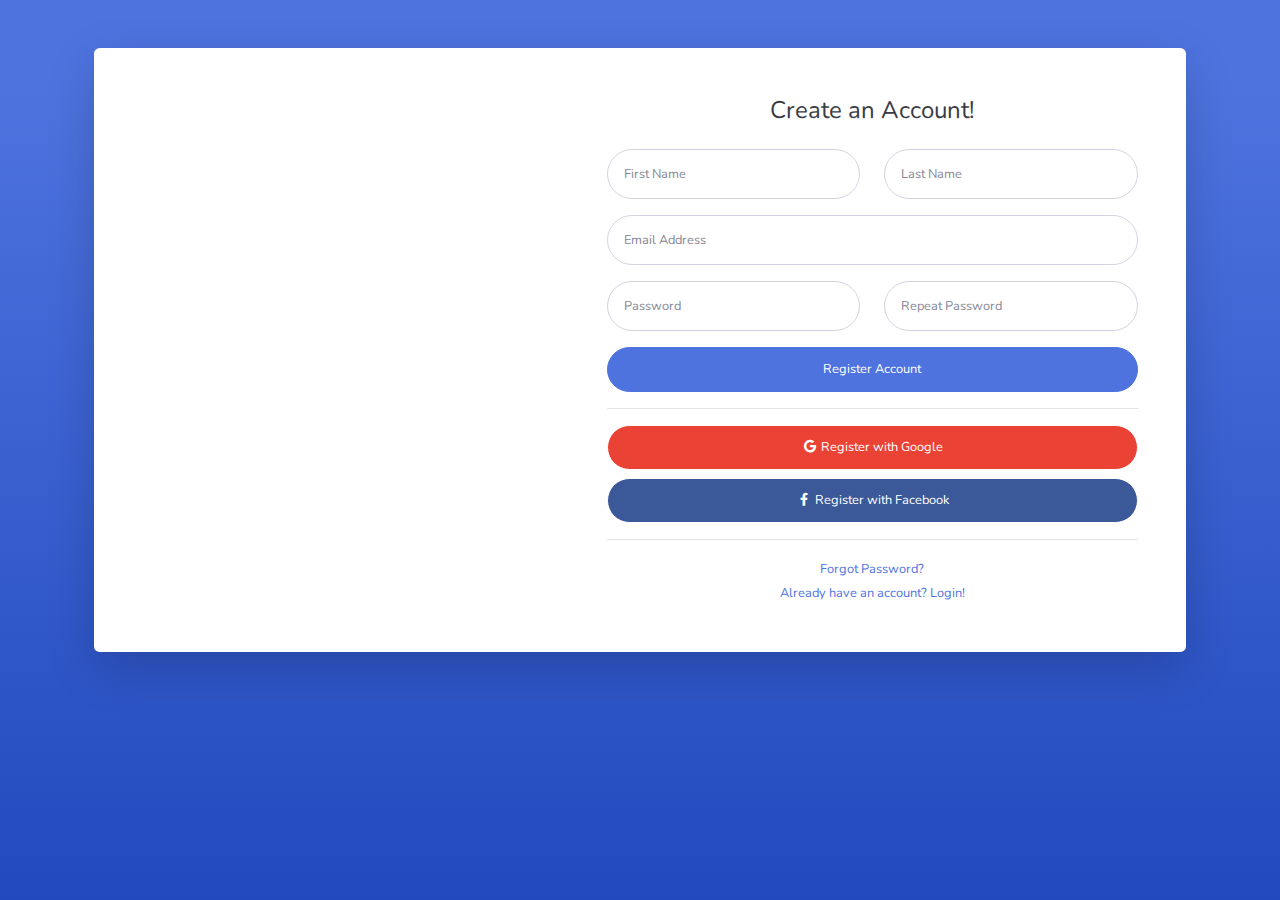
<file: public/backend/register.html>
<!DOCTYPE html>
<html lang="en">

<head>

    <meta charset="utf-8">
    <meta http-equiv="X-UA-Compatible" content="IE=edge">
    <meta name="viewport" content="width=device-width, initial-scale=1, shrink-to-fit=no">
    <meta name="description" content="">
    <meta name="author" content="">

    <title>SB Admin 2 - Register</title>

    <!-- Custom fonts for this template-->
    <link href="vendor/fontawesome-free/css/all.min.css" rel="stylesheet" type="text/css">
    <link
        href="https://fonts.googleapis.com/css?family=Nunito:200,200i,300,300i,400,400i,600,600i,700,700i,800,800i,900,900i"
        rel="stylesheet">

    <!-- Custom styles for this template-->
    <link href="css/sb-admin-2.min.css" rel="stylesheet">

</head>

<body class="bg-gradient-primary">

    <div class="container">

        <div class="card o-hidden border-0 shadow-lg my-5">
            <div class="card-body p-0">
                <!-- Nested Row within Card Body -->
                <div class="row">
                    <div class="col-lg-5 d-none d-lg-block bg-register-image"></div>
                    <div class="col-lg-7">
                        <div class="p-5">
                            <div class="text-center">
                                <h1 class="h4 text-gray-900 mb-4">Create an Account!</h1>
                            </div>
                            <form class="user">
                                <div class="form-group row">
                                    <div class="col-sm-6 mb-3 mb-sm-0">
                                        <input type="text" class="form-control form-control-user" id="exampleFirstName"
                                            placeholder="First Name">
                                    </div>
                                    <div class="col-sm-6">
                                        <input type="text" class="form-control form-control-user" id="exampleLastName"
                                            placeholder="Last Name">
                                    </div>
                                </div>
                                <div class="form-group">
                                    <input type="email" class="form-control form-control-user" id="exampleInputEmail"
                                        placeholder="Email Address">
                                </div>
                                <div class="form-group row">
                                    <div class="col-sm-6 mb-3 mb-sm-0">
                                        <input type="password" class="form-control form-control-user"
                                            id="exampleInputPassword" placeholder="Password">
                                    </div>
                                    <div class="col-sm-6">
                                        <input type="password" class="form-control form-control-user"
                                            id="exampleRepeatPassword" placeholder="Repeat Password">
                                    </div>
                                </div>
                                <a href="login.html" class="btn btn-primary btn-user btn-block">
                                    Register Account
                                </a>
                                <hr>
                                <a href="index.html" class="btn btn-google btn-user btn-block">
                                    <i class="fab fa-google fa-fw"></i> Register with Google
                                </a>
                                <a href="index.html" class="btn btn-facebook btn-user btn-block">
                                    <i class="fab fa-facebook-f fa-fw"></i> Register with Facebook
                                </a>
                            </form>
                            <hr>
                            <div class="text-center">
                                <a class="small" href="forgot-password.html">Forgot Password?</a>
                            </div>
                            <div class="text-center">
                                <a class="small" href="login.html">Already have an account? Login!</a>
                            </div>
                        </div>
                    </div>
                </div>
            </div>
        </div>

    </div>

    <!-- Bootstrap core JavaScript-->
    <script src="vendor/jquery/jquery.min.js"></script>
    <script src="vendor/bootstrap/js/bootstrap.bundle.min.js"></script>

    <!-- Core plugin JavaScript-->
    <script src="vendor/jquery-easing/jquery.easing.min.js"></script>

    <!-- Custom scripts for all pages-->
    <script src="js/sb-admin-2.min.js"></script>

</body>

</html>
</file>
<file: public/frontend/styles/main.css>
body {
  background-color: #ffffff;
  font-family: 'Assistant', sans-serif;
}

.navbar-brand img {
  max-height: 40px;
}

.btn-navbar-right {
  margin-top: -10px !important;
  height: 70px;
  margin-bottom: -8px !important;
  margin-right: -18px !important;
  border-radius: 0;
}

.navbar-light .navbar-nav .nav-link {
  color: #071C4D;
}

.navbar-light .navbar-nav .nav-link.active{
  font-weight: bold;
  color: #071C4D !important;
}

.btn-login {
  background-color: #071C4D;
  color: #fff;
}

.btn-login:hover {
  color: #fff;
}

header {
  margin-top: -68px;
  padding: 180px 0 165px;
  background-image: url(../images/header-background.jpg);
  background-size: cover;
}

header h1,
header p {
  color: #fff;
}

header h1 {
  font-family: 'Playfair Display', serif;
  font-weight: bold;
}

header .btn-get-started {
  background-color: #FF9E53;
  color: #fff;
}

header .btn-get-started:hover {
  color: #fff;
}

.section-stats {
  margin-top: -50px;
}

.section-stats .stats-detail {
  padding-top: 15px;
  background: #fff;
  padding-left: 40px;
}

.section-stats h2 {
  font-size: 30px;
  margin-bottom: 0;
}

.section-stats p {
  font-size: 20px;
  font-weight: lighter;
}

.section-popular {
  min-height: 540px;
  background: #051334;
  margin-top: -50px;
  margin-bottom: -230px;
}

.section-popular .section-popular-heading {
  margin-top: 150px;
}

.section-popular .section-popular-heading h2,
.section-popular .section-popular-heading p {
  color: #fff;
}

.section-popular .section-popular-heading h2 {
  font-family: 'Playfair Display', serif;
  font-weight: bold;
}

.section-popular-content .section-popular-travel .card-travel {
  min-height: 380px;
  background: #fff;
  color: #fff;
  padding: 30px;
  background-size: cover;
  margin-bottom: 20px;
}

.section-popular-content .section-popular-travel .card-travel .travel-country {
  font-size: 18px;
  color: #fff;
}

.section-popular-content .section-popular-travel .card-travel .travel-location {
  font-size: 26px;
  color: #fff;
}

.section-popular-content .section-popular-travel .card-travel .travel-button .btn-travel-details {
  background-color: #FF9E53;
  color: #fff;
}

.section-popular-content .section-popular-travel .card-travel .travel-button .btn-travel-details:hover {
  color: #fff;
}

.section-networks {
  background-color: #fff;
  margin-top: -170px;
  padding-top: 240px;
  padding-bottom: 50px;
}

.section-networks h2 {
  font-family: 'Playfair Display', serif;
  font-weight: bold;
}

.section-networks img {
  max-width: 100%;
}

.section-testimonials-heading {
  background: -webkit-gradient(linear, left top, left bottom, from(#fff), to(#f7f9ff));
  background: linear-gradient(#fff 0%, #f7f9ff 100%);
  padding-top: 50px;
  min-height: 506px;
}

.section-testimonials-heading h2 {
  font-family: 'Playfair Display', serif;
  font-weight: bold;
}

.section-testimonials-content {
  margin-top: -300px;
  padding-bottom: 50px;
}

.section-testimonials-content .card-testimonial {
  padding: 40px 20px 10px;
  border-radius: 11px;
  margin-bottom: 20px;
}

.section-testimonials-content .card-testimonial .testimonial-content {
  min-height: 380px;
}

.section-testimonials-content .card-testimonial h3 {
  font-size: 22px;
}

.section-testimonials-content .card-testimonial .testimonials {
  font-size: 26px;
  text-align: center;
  color: #6e6e6e;
  font-weight: 200;
}

.section-testimonials-content .card-testimonial .trip-to {
  font-weight: normal;
  font-size: 22px;
  color: #6e6e6e;
}

.section-testimonials-content .card-testimonial hr {
  margin-left: -20px;
  margin-right: -20px;
}

.section-testimonials-content .btn-get-started {
  background-color: #FF9E53;
  color: #fff;
}

.section-testimonials-content .btn-get-started:hover {
  color: #fff;
}

.section-testimonials-content .btn-need-help {
  background-color: #F2F2F2;
  color: #C3C3C3;
}

.section-testimonials-content .btn-need-help:hover {
  color: #C3C3C3;
}

.section-footer a {
  color: #071c4d;
}

.section-details-header {
  min-height: 310px;
  background: #e4e6eb;
  margin-top: -68px;
}

.section-details-content {
  margin-top: -210px;
  min-height: 100vh;
}

.section-details-content .breadcrumb {
  background-color: transparent;
  padding: 0;
  margin-bottom: 30px;
}

.section-details-content .breadcrumb-item.active {
  font-weight: bold;
  color: #071C4D;
}

.section-details-content .card-details {
  padding: 30px;
  border-radius: 11px;
}

.section-details-content .card-details h1 {
  font-size: 26px;
}

.section-details-content .card-details h2 {
  font-size: 20px;
}

.section-details-content .card-details p {
  font-size: 18px;
  color: #b1b1b1;
}

.section-details-content .gallery .xzoom-container {
  display: block;
}

.section-details-content .gallery .xzoom-container .xzoom {
  width: 100%;
  -webkit-box-shadow: none;
          box-shadow: none;
  margin-bottom: 10px;
}

.section-details-content .gallery .xzoom-container .xactive {
  border: 2px solid #1abc9c;
  -webkit-box-shadow: none;
          box-shadow: none;
}

.section-details-content .features {
  margin-top: 20px;
}

.section-details-content .features h3 {
  font-size: 18px;
  color: #071c4d;
  margin-bottom: 0;
}

.section-details-content .features p {
  margin-bottom: 0;
}

.section-details-content .features .description {
  margin-left: 10px;
  overflow: hidden;
  float: left;
}

.section-details-content .features .features-image {
  width: 45px;
  height: 45px;
  float: left;
}

.section-details-content .join-container {
  margin-top: -16px;
}

.section-details-content .btn-join-now {
  background-color: #FF9E53;
  color: #fff;
  border-radius: 0;
}

.section-details-content .btn-join-now:hover {
  color: #fff;
}

.trip-informations .th {
  font-weight: 300;
  font-size: 18px;
  color: #071c4d;
}

.trip-informations .td {
  font-weight: 300;
  font-size: 18px;
  color: #b1b1b1;
}

.trip-informations .text-blue {
  color: #071C4D;
  font-weight: bold;
}

.trip-informations .text-orange {
  color: #FF9E53;
  font-weight: bold;
}

.section-details-content .bank .bank-item h3 {
  font-size: 18px;
  color: #071c4d;
  margin-bottom: 0;
}

.section-details-content .bank .bank-item p {
  margin-bottom: 0;
}

.section-details-content .bank .bank-item .description {
  margin-left: 10px;
  overflow: hidden;
  float: left;
}

.section-details-content .bank .bank-item .description p {
  font-family: Assistant;
  font-weight: normal;
  font-size: 16px;
  text-align: left;
  color: #071c4d;
}

.section-details-content .bank .bank-item .bank-image {
  width: 45px;
  height: 45px;
  float: left;
}

.section-details-content .btn-add-now {
  background-color: #071C4D;
  color: #fff;
}

.section-details-content .btn-add-now:hover {
  color: #fff;
}

.section-details-content .input-group-text {
  background-color: transparent;
}

.section-details-content h3 {
  font-weight: 400;
  font-size: 14px;
  color: #071c4d;
}

.section-details-content .gj-datepicker .datepicker {
  border-right: 0;
}

.section-details-content .gj-datepicker .input-group-append .btn {
  padding-right: 30px;
}
/*# sourceMappingURL=main.css.map */
</file>
<file: public/frontend/libraries/xzoom/xzoom.css>
/* Compatibility styles for frameworks like bootstrap, foundation e.t.c */
.xzoom-source img, .xzoom-preview img, .xzoom-lens img {
  display: block;
  max-width: none;
  max-height: none;
  -webkit-transition: none;
  -moz-transition: none;
  -o-transition: none;
  transition: none;
}
/* --------------- */

/* xZoom Styles below */
.xzoom-container { 
  display: inline-block;
}

.xzoom-thumbs {
  text-align: center;
  margin-bottom: 10px;
}

.xzoom { 
  -webkit-box-shadow: 0px 0px 5px 0px rgba(0,0,0,0.5);
  -moz-box-shadow: 0px 0px 5px 0px rgba(0,0,0,0.5);
  box-shadow: 0px 0px 5px 0px rgba(0,0,0,0.5);  
}
.xzoom2, .xzoom3, .xzoom4, .xzoom5 {
  -webkit-box-shadow: 0px 0px 5px 0px rgba(0,0,0,0.5);
  -moz-box-shadow: 0px 0px 5px 0px rgba(0,0,0,0.5);
  box-shadow: 0px 0px 5px 0px rgba(0,0,0,0.5);
}

/* Thumbs */
.xzoom-gallery, .xzoom-gallery2, .xzoom-gallery3, .xzoom-gallery4, .xzoom-gallery5 {
  border: 1px solid #cecece;
  margin-left: 5px;
  margin-bottom: 10px;
}

.xzoom-source, .xzoom-hidden {
  display: block;
  position: static;
  float: none;
  clear: both;
}

/* Everything out of border is hidden */
.xzoom-hidden {
  overflow: hidden;
}

/* Preview */
.xzoom-preview {
  border: 1px solid #888;
  background: #2f4f4f;
  box-shadow: -0px -0px 10px rgba(0,0,0,0.50);
}

/* Lens */
.xzoom-lens {
  border: 1px solid #555;
  box-shadow: -0px -0px 10px rgba(0,0,0,0.50);
  cursor: crosshair;
}

/* Loading */
.xzoom-loading {
  background-position: center center;
  background-repeat: no-repeat;
  border-radius: 100%;
  opacity: .7;
  background: url(../images/xloading.gif);
  width: 48px;
  height: 48px;
}

/* Additional class that applied to thumb when it is active */
.xactive {
  -webkit-box-shadow: 0px 0px 3px 0px rgba(74,169,210,1);
  -moz-box-shadow: 0px 0px 3px 0px rgba(74,169,210,1);
  box-shadow: 0px 0px 3px 0px rgba(74,169,210,1); 
  border: 1px solid #4aaad2;
}

/* Caption */
.xzoom-caption {
  position: absolute;
  bottom: -43px;
  left: 0;
  background: #000;
  width: 100%;
  text-align: left;
}

.xzoom-caption span {
  color: #fff;
  font-family: Arial, sans-serif;
  display: block;
  font-size: 0.75em;
  font-weight: bold;
  padding: 10px;
}
</file>
<file: public/frontend/libraries/gijgo/css/gijgo.min.css>
.gj-button-md,.gj-text-align-center{text-align:center}.gj-button-md,.gj-modal{overflow:hidden;outline:0}.gj-button-md,.gj-button-md-group{position:relative;vertical-align:middle}.gj-button,.gj-button-md,.gj-cursor-pointer{cursor:pointer}.gj-button{background-color:#f5f5f5;border:1px solid #ddd;color:#000;border-radius:3px;padding:6px 10px}.gj-unselectable{-webkit-touch-callout:none;-webkit-user-select:none;-khtml-user-select:none;-moz-user-select:none;-ms-user-select:none;user-select:none}.gj-row{display:-webkit-box;display:-ms-flexbox;display:flex;-ms-flex-wrap:wrap;flex-wrap:wrap}.gj-margin-left-5{margin-left:5px}.gj-margin-left-10{margin-left:10px}.gj-width-full{width:100%}.gj-font-size-16{font-size:16px}.gj-hidden{display:none}.gj-button-md{background:0 0;border:none;border-radius:2px;color:rgba(0,0,0,.87);height:36px;margin:0;min-width:64px;padding:0 16px;display:inline-block;font-family:Roboto,Helvetica,Arial,sans-serif;font-size:1rem;font-weight:500;text-transform:uppercase;letter-spacing:0;will-change:box-shadow;transition:box-shadow .2s cubic-bezier(.4,0,1,1),background-color .2s cubic-bezier(.4,0,.2,1),color .2s cubic-bezier(.4,0,.2,1);text-decoration:none;line-height:36px;-webkit-user-select:none;-moz-user-select:none;-ms-user-select:none;user-select:none}.gj-button-md:hover{background-color:rgba(158,158,158,.2)}.gj-button-md:disabled{color:rgba(0,0,0,.26);background:0 0}.gj-button-md .gj-icon,.gj-button-md .material-icons{vertical-align:middle}.gj-button-md.gj-button-md-icon{width:24px;height:31px;min-width:24px;padding:0;display:table}ul.gj-list-bootstrap li [data-role=image],ul.gj-list-md li [data-role=checkbox],ul.gj-list-md li [data-role=image]{height:24px;width:24px}.gj-button-md.gj-button-md-icon .gj-icon,.gj-button-md.gj-button-md-icon .material-icons{display:table-cell;margin-right:0;width:24px;height:24px}.gj-button-md.active{background-color:rgba(158,158,158,.4)}.gj-button-md-group{display:inline-block}.gj-textbox-md{border:none;border-bottom:1px solid rgba(0,0,0,.42);display:block;font-family:Helvetica,Arial,sans-serif;font-size:16px;line-height:16px;padding:4px 0;margin:0;width:100%;background:0 0;text-align:left;color:rgba(0,0,0,.87)}.gj-textbox-md:active,.gj-textbox-md:focus{border-bottom:2px solid rgba(0,0,0,.42);outline:0}.gj-textbox-md::placeholder{color:#8e8e8e}.gj-textbox-md:-ms-input-placeholder{color:#8e8e8e}.gj-textbox-md::-ms-input-placeholder{color:#8e8e8e}.gj-md-spacer-24{min-width:24px;width:24px;display:inline-block}.gj-md-spacer-32{min-width:32px;width:32px;display:inline-block}.gj-modal{position:fixed;top:0;right:0;bottom:0;left:0;z-index:1203;display:none;-webkit-overflow-scrolling:touch;background-color:rgba(0,0,0,.54118);transition:.2s ease opacity;will-change:opacity}ul.gj-list li [data-role=wrapper]{display:table;width:100%}ul.gj-list li [data-role=checkbox],ul.gj-list li [data-role=image]{display:table-cell;vertical-align:middle;text-align:center}ul.gj-list li [data-role=display]{display:table-cell;vertical-align:middle;cursor:pointer}ul.gj-list li [data-role=display]:empty:before{content:"\200b"}ul.gj-list-bootstrap{padding-left:0;margin-bottom:0}ul.gj-list-bootstrap li{padding:0}ul.gj-list-bootstrap li [data-role=wrapper]{padding:0 10px}ul.gj-list-bootstrap li [data-role=checkbox]{width:24px;padding:3px}ul.gj-list-bootstrap li [data-role=display]{padding:8px 0 8px 4px}.list-group-item.active ul li,.list-group-item.active:focus ul li,.list-group-item.active:hover ul li{text-shadow:none;color:initial}ul.gj-list-md{padding:0;list-style:none;line-height:24px;letter-spacing:0;color:#616161}.gj-picker-md,ul.gj-list-md li{font-family:Roboto,Helvetica,Arial,sans-serif;font-size:16px;font-weight:400;letter-spacing:.04em;line-height:1}ul.gj-list-md li{display:list-item;list-style-type:none;padding:0;min-height:unset;box-sizing:border-box;align-items:center;cursor:default;overflow:hidden;-webkit-flex-direction:row;-ms-flex-direction:row;flex-direction:row;-webkit-flex-wrap:nowrap;-ms-flex-wrap:nowrap;flex-wrap:nowrap}ul.gj-list-md li [data-role=display]{padding:8px 0 8px 5px;order:0;flex-grow:2;text-decoration:none;box-sizing:border-box;align-items:center;text-align:left;color:rgba(0,0,0,.87)}ul.gj-list-md li.disabled>[data-role=wrapper]>[data-role=display]{color:#9E9E9E}.gj-list-md-active{background:#e0e0e0;color:#3f51b5}.gj-picker{position:absolute;z-index:1203;background-color:#fff}.gj-picker .selected{color:#fff}.gj-picker-md{color:rgba(0,0,0,.87);border:1px solid #E0E0E0}.gj-modal .gj-picker-md{border:0}.gj-picker-md [role=header]{color:rgba(255,255,255,.54);display:flex;background:#2196f3;align-items:baseline;user-select:none;justify-content:center}.gj-picker-md [role=footer]{float:right;padding:10px}.gj-picker-md [role=footer] button.gj-button-md{color:#2196f3;font-weight:700;font-size:13px}.gj-picker-bootstrap{border:1px solid #E0E0E0}.gj-picker-bootstrap .selected{color:#888}.gj-picker-bootstrap [role=header]{background:#eee;color:#AAA}@font-face{font-family:gijgo-material;src:url(../fonts/gijgo-material.eot?235541);src:url(../fonts/gijgo-material.eot?235541#iefix) format('embedded-opentype'),url(../fonts/gijgo-material.ttf?235541) format('truetype'),url(../fonts/gijgo-material.woff?235541) format('woff'),url(../fonts/gijgo-material.svg?235541#gijgo-material) format('svg');font-weight:400;font-style:normal}.gj-icon{font-family:gijgo-material!important;font-size:24px;speak:none;font-style:normal;font-weight:400;font-variant:normal;text-transform:none;line-height:1;letter-spacing:0;-webkit-font-feature-settings:"liga";-moz-font-feature-settings:"liga=1";-moz-font-feature-settings:"liga";-ms-font-feature-settings:"liga" 1;font-feature-settings:"liga";-webkit-font-variant-ligatures:discretionary-ligatures;font-variant-ligatures:discretionary-ligatures;-webkit-font-smoothing:antialiased;-moz-osx-font-smoothing:grayscale}.gj-icon.undo:before{content:"\e900"}.gj-icon.vertical-align-top:before{content:"\e901"}.gj-icon.vertical-align-center:before{content:"\e902"}.gj-icon.vertical-align-bottom:before{content:"\e903"}.gj-icon.arrow-dropup:before{content:"\e904"}.gj-icon.clock:before{content:"\e905"}.gj-icon.refresh:before{content:"\e906"}.gj-icon.last-page:before{content:"\e907"}.gj-icon.first-page:before{content:"\e908"}.gj-icon.cancel:before{content:"\e909"}.gj-icon.clear:before{content:"\e90a"}.gj-icon.check-circle:before{content:"\e90b"}.gj-icon.delete:before{content:"\e90c"}.gj-icon.arrow-upward:before{content:"\e90d"}.gj-icon.arrow-forward:before{content:"\e90e"}.gj-icon.arrow-downward:before{content:"\e90f"}.gj-icon.arrow-back:before{content:"\e910"}.gj-icon.list-numbered:before{content:"\e911"}.gj-icon.list-bulleted:before{content:"\e912"}.gj-icon.indent-increase:before{content:"\e913"}.gj-icon.indent-decrease:before{content:"\e914"}.gj-icon.redo:before{content:"\e915"}.gj-icon.align-right:before{content:"\e916"}.gj-icon.align-left:before{content:"\e917"}.gj-icon.align-justify:before{content:"\e918"}.gj-icon.align-center:before{content:"\e919"}.gj-icon.strikethrough:before{content:"\e91a"}.gj-icon.italic:before{content:"\e91b"}.gj-icon.underlined:before{content:"\e91c"}.gj-icon.bold:before{content:"\e91d"}.gj-icon.arrow-dropdown:before{content:"\e91e"}.gj-icon.done:before{content:"\e91f"}.gj-icon.pencil:before{content:"\e920"}.gj-icon.minus:before{content:"\e921"}.gj-icon.plus:before{content:"\e922"}.gj-icon.chevron-up:before{content:"\e923"}.gj-icon.chevron-right:before{content:"\e924"}.gj-icon.chevron-down:before{content:"\e925"}.gj-icon.chevron-left:before{content:"\e926"}.gj-icon.event:before{content:"\e927"}.gj-draggable{cursor:move}.gj-resizable-handle{position:absolute;font-size:.1px;display:block;-ms-touch-action:none;touch-action:none;z-index:1203}.gj-dialog-bootstrap [data-role=title],.gj-dialog-bootstrap4 [data-role=title]{display:inline}.gj-dialog-bootstrap,.gj-dialog-bootstrap4,.gj-dialog-md{z-index:1202;overflow:hidden}.gj-resizable-n{cursor:n-resize;height:7px;width:100%;top:-5px;left:0}.gj-resizable-e{cursor:e-resize;width:7px;right:-5px;top:0;height:100%}.gj-resizable-s{cursor:s-resize;height:7px;width:100%;bottom:-5px;left:0}.gj-resizable-w{cursor:w-resize;width:7px;left:-5px;top:0;height:100%}.gj-resizable-se{cursor:se-resize;width:12px;height:12px;right:1px;bottom:1px}.gj-resizable-sw{cursor:sw-resize;width:9px;height:9px;left:-5px;bottom:-5px}.gj-resizable-nw{cursor:nw-resize;width:9px;height:9px;left:-5px;top:-5px}.gj-resizable-ne{cursor:ne-resize;width:9px;height:9px;right:-5px;top:-5px}.gj-dialog-footer{position:absolute;bottom:0;width:100%;margin-top:0}.gj-dialog-scrollable [data-role=body]{overflow-x:hidden;overflow-y:scroll}.gj-dialog-bootstrap [data-role=close]{line-height:1.42857143}.gj-dialog-bootstrap4 [data-role=close]{line-height:1.5}.gj-dialog-md{background-color:#FFF;border:none;box-shadow:0 11px 15px -7px rgba(0,0,0,.2),0 24px 38px 3px rgba(0,0,0,.14),0 9px 46px 8px rgba(0,0,0,.12);box-sizing:border-box;position:relative;display:-webkit-box;display:-webkit-flex;display:-ms-flexbox;display:flex;-webkit-box-orient:vertical;-webkit-box-direction:normal;-webkit-flex-direction:column;-ms-flex-direction:column;flex-direction:column;-webkit-background-clip:padding-box;background-clip:padding-box;outline:0}.gj-dialog-md-header{padding:24px 24px 0;font-family:Roboto,Helvetica,Arial,sans-serif}.gj-dialog-md-title{margin:0;font-weight:400;display:inline;line-height:28px;font-size:20px}.gj-dialog-md-close{-webkit-appearance:none;padding:0;cursor:pointer;background:0 0;border:0;float:right;line-height:28px;font-size:28px}.gj-dialog-md-body{padding:20px 24px 24px;color:rgba(0,0,0,.54);font-family:Helvetica,Arial,sans-serif;font-size:14px;font-weight:400;line-height:20px}.gj-dialog-md-footer{padding:8px 8px 8px 24px;display:-webkit-flex;display:-ms-flexbox;display:flex;-webkit-flex-direction:row-reverse;-ms-flex-direction:row-reverse;flex-direction:row-reverse;-webkit-flex-wrap:wrap;-ms-flex-wrap:wrap;flex-wrap:wrap;box-sizing:border-box}.gj-dialog-md-footer>:first-child{margin-right:0}.gj-dialog-md-footer>*{margin-right:8px;height:36px}DIV.gj-grid-wrapper{margin:auto;position:relative;clear:both;z-index:1}TABLE.gj-grid{margin:auto;border-collapse:collapse;width:100%;table-layout:fixed}TABLE.gj-grid THEAD TH [data-role=selectAll]{margin:auto}table.gj-grid-bootstrap thead th [data-role=sorticon],table.gj-grid-md thead th [data-role=sorticon]{margin-left:5px}TABLE.gj-grid THEAD TH [data-role=title],TABLE.gj-grid THEAD TH [data-role=sorticon]{display:inline-block}TABLE.gj-grid THEAD TH{overflow:hidden;text-overflow:ellipsis}TABLE.gj-grid.autogrow-header-row THEAD TH{overflow:auto;text-overflow:initial;white-space:pre-wrap;-ms-word-break:break-word;word-break:break-word}TABLE.gj-grid>tbody>tr>td{overflow:hidden;position:relative}table.gj-grid tbody div[data-role=display]{vertical-align:middle;text-indent:0;white-space:pre-wrap;-ms-word-break:break-word;word-break:break-word}table.gj-grid.fixed-body-rows tbody div[data-role=display]{overflow:hidden;text-overflow:ellipsis;white-space:nowrap;-ms-word-break:initial;word-break:initial}table.gj-grid tfoot DIV[data-role=display]{vertical-align:middle;text-indent:0;display:flex}TABLE.gj-grid .fa{padding:2px}TABLE.gj-grid>tbody>tr>td>div{padding:2px;overflow:hidden}DIV.gj-grid-wrapper DIV.gj-grid-loading-cover{background:#BBB;opacity:.5;position:absolute;vertical-align:middle}DIV.gj-grid-wrapper DIV.gj-grid-loading-text{position:absolute;font-weight:700}table.gj-grid-bootstrap thead th{background-color:#f5f5f5;vertical-align:middle}table.gj-grid-bootstrap thead th [data-role=sorticon] i.gj-icon,table.gj-grid-bootstrap thead th [data-role=sorticon] i.material-icons{position:absolute;font-size:20px;top:15px}table.gj-grid-bootstrap tbody tr td div[data-role=display]{padding:0}.gj-grid-bootstrap-4 .gj-checkbox-bootstrap{display:inline-block;padding-top:2px}.gj-grid-bootstrap-4 tbody tr.active{background-color:rgba(0,0,0,.075)}.gj-grid-md{position:relative;border:1px solid #e0e0e0;border-collapse:collapse;white-space:nowrap;font-size:13px;font-family:Roboto,Helvetica,Arial,sans-serif;background-color:#fff}.gj-grid-md td:first-of-type,.gj-grid-md th:first-of-type{padding-left:24px}.gj-grid-md td,.gj-grid-md th{padding:12px 18px;position:relative;box-sizing:border-box}.gj-grid-md th{vertical-align:bottom;font-weight:700;line-height:31px;letter-spacing:0;height:56px;font-size:12px;color:rgba(0,0,0,.54);text-align:right}.gj-grid-md td{height:48px;border-top:1px solid #e0e0e0;border-bottom:1px solid #e0e0e0;text-align:left;color:rgba(0,0,0,.87)}.gj-grid-bootstrap tbody tr.gj-grid-top-border td,.gj-grid-md tbody tr.gj-grid-top-border td{border-top:2px solid #777}.gj-grid-bootstrap tbody tr.gj-grid-bottom-border td,.gj-grid-md tbody tr.gj-grid-bottom-border td{border-bottom:2px solid #777}.gj-grid-md tbody tr{position:relative;height:48px;transition-duration:.28s;transition-timing-function:cubic-bezier(.4,0,.2,1);transition-property:background-color}.gj-grid-md tbody tr:hover{background-color:#EEE}.gj-grid-md tbody tr.gj-grid-md-select{background-color:#F5F5F5}table.gj-grid-md thead th [data-role=sorticon] i.gj-icon,table.gj-grid-md thead th [data-role=sorticon] i.material-icons{position:absolute;font-size:16px;top:19px}table.gj-grid-md thead th.gj-grid-select-all{padding-bottom:3px}@media only all{td.display-1120,td.display-320,td.display-480,td.display-640,td.display-800,td.display-960,th.display-1120,th.display-320,th.display-480,th.display-640,th.display-800,th.display-960{display:none}}@media screen and (min-width:20em){TABLE.gj-grid-bootstrap td.display-320,TABLE.gj-grid-bootstrap th.display-320{display:table-cell}}@media screen and (min-width:30em){TABLE.gj-grid-bootstrap td.display-480,TABLE.gj-grid-bootstrap th.display-480{display:table-cell}}@media screen and (min-width:40em){TABLE.gj-grid-bootstrap td.display-640,TABLE.gj-grid-bootstrap th.display-640{display:table-cell}}@media screen and (min-width:50em){TABLE.gj-grid-bootstrap td.display-800,TABLE.gj-grid-bootstrap th.display-800{display:table-cell}}@media screen and (min-width:60em){TABLE.gj-grid-bootstrap td.display-960,TABLE.gj-grid-bootstrap th.display-960{display:table-cell}}@media screen and (min-width:70em){TABLE.gj-grid-bootstrap td.display-1120,TABLE.gj-grid-bootstrap th.display-1120{display:table-cell}}.gj-grid-md tfoot tr th{padding-right:14px}.gj-grid-md tfoot tr[data-role=pager] .gj-grid-mdl-pager-label{padding-left:5px;padding-right:5px}.gj-grid-md tfoot tr[data-role=pager] .gj-dropdown-md{margin-left:12px}.gj-grid-md tfoot tr[data-role=pager] .gj-dropdown-md [role=presenter]{font-size:12px;font-weight:700;color:rgba(0,0,0,.54)}.gj-grid-md tfoot tr[data-role=pager] .gj-dropdown-md [role=presenter] [role=display]{text-align:right}.gj-grid-md tfoot tr[data-role=pager] .gj-grid-md-limit-select{margin-left:10px;font-size:12px;font-weight:700;color:rgba(0,0,0,.54)}.gj-grid-bootstrap tfoot tr[data-role=pager] th{line-height:30px;background-color:#f5f5f5}.gj-grid-bootstrap tfoot tr[data-role=pager] th>div>button,.gj-grid-bootstrap tfoot tr[data-role=pager] th>div>div{margin-right:5px}.gj-grid-bootstrap-4 tfoot tr[data-role=pager] th>div button{height:34px}.gj-grid-bootstrap-4 tfoot tr[data-role=pager] th div .gj-dropdown-bootstrap-4 .gj-dropdown-expander-mi .gj-icon{top:5px}.gj-grid-bootstrap-3 tfoot tr[data-role=pager] th>div>input{margin-right:5px;width:40px;text-align:right;display:inline-block;font-weight:700}.gj-grid-bootstrap-4 tfoot tr[data-role=pager] th>div>div.input-group{width:40px}.gj-grid-bootstrap-4 tfoot tr[data-role=pager] th>div>div.input-group input{text-align:right;font-weight:700;height:34px;padding-top:2px;padding-bottom:6px}.gj-grid-bootstrap tfoot tr[data-role=pager] th>div>select{display:inline-block;margin-right:5px;width:60px}.gj-grid-bootstrap tfoot tr[data-role=pager] th .gj-dropdown-bootstrap .gj-list-bootstrap [data-role=display]{line-height:14px}.gj-grid-bootstrap tfoot tr[data-role=pager] th .gj-dropdown-bootstrap [role=presenter] [role=display]{font-weight:700}.gj-grid-bootstrap tfoot tr[data-role=pager] th .gj-dropdown-bootstrap-3 [role=presenter]{padding:2px 8px}.gj-grid-bootstrap tfoot tr[data-role=pager] th .gj-dropdown-bootstrap-4 [role=presenter]{padding:1px 8px}.gj-grid thead tr th div.gj-grid-column-resizer-wrapper{position:relative;width:100%;height:0;top:0;left:0;padding:0}span.gj-grid-column-resizer{position:absolute;right:0;width:10px;top:-100px;height:300px;z-index:1203;cursor:e-resize}.gj-grid-resize-cursor{cursor:e-resize}.gj-grid-md tbody tr td.gj-grid-left-border,.gj-grid-md thead tr th.gj-grid-left-border{border-left:3px solid #777}.gj-grid-md tbody tr td.gj-grid-right-border,.gj-grid-md thead tr th.gj-grid-right-border{border-right:3px solid #777}.gj-grid-bootstrap tbody tr td.gj-grid-left-border,.gj-grid-bootstrap thead tr th.gj-grid-left-border{border-left:5px solid #ddd}.gj-grid-bootstrap tbody tr td.gj-grid-right-border,.gj-grid-bootstrap thead tr th.gj-grid-right-border{border-right:5px solid #ddd}.gj-dirty{position:absolute;top:0;left:0;border-style:solid;border-width:3px;border-color:red transparent transparent red;padding:0;overflow:hidden;vertical-align:top}.gj-grid-md tbody tr td.gj-grid-management-column{padding:3px}.gj-grid-md tbody tr td[data-mode=edit]{padding:0 18px}.gj-grid-bootstrap tbody tr td[data-mode=edit],.gj-grid-bootstrap tbody tr td[data-mode=edit] [data-role=edit],.gj-grid-md tbody .gj-dropdown-md [role=presenter] [role=display]{padding:0}.gj-grid-bootstrap-3 tbody tr td.gj-grid-management-column{padding:3px}.gj-grid-bootstrap-3 tbody tr td[data-mode=edit]{height:38px}.gj-grid-bootstrap-3 tbody tr td[data-mode=edit] [data-role=edit] input[type=text]{height:37px;padding:8px}.gj-grid-bootstrap-3 tbody tr td[data-mode=edit] .gj-dropdown-bootstrap [role=presenter]{border:0;border-radius:0;height:37px;padding-left:8px}.gj-grid-bootstrap-3 tbody tr td[data-mode=edit] .gj-datepicker-bootstrap{height:37px}.gj-grid-bootstrap-3 tbody tr td[data-mode=edit] .gj-datepicker-bootstrap [role=input]{height:37px;border:0;border-radius:0}.gj-grid-bootstrap-3 tbody tr td[data-mode=edit] .gj-datepicker-bootstrap [role=right-icon]{border:0;border-radius:0}.gj-grid-bootstrap-3 tbody tr td[data-mode=edit] .gj-checkbox-bootstrap{display:inline-block;padding-top:10px;height:32px}.gj-grid-bootstrap-4 tbody tr td.gj-grid-management-column{padding:6px}.gj-grid-bootstrap-4 tbody tr td[data-mode=edit] [data-role=edit] input[type=text]{height:48px;padding-left:12px}.gj-grid-bootstrap-4 tbody tr td[data-mode=edit] .gj-dropdown-bootstrap [role=presenter]{border:0;border-radius:0;height:48px;padding-left:12px;font-family:-apple-system,system-ui,BlinkMacSystemFont,"Segoe UI",Roboto,"Helvetica Neue",Arial,sans-serif}.gj-grid-bootstrap-4 tbody tr td[data-mode=edit] .gj-dropdown-bootstrap-4 [role=expander].gj-dropdown-expander-mi .gj-icon,.gj-grid-bootstrap-4 tbody tr td[data-mode=edit] .gj-dropdown-bootstrap-4 [role=expander].gj-dropdown-expander-mi .material-icons{top:13px}.gj-grid-bootstrap-4 tbody tr td[data-mode=edit] .gj-datepicker-bootstrap{height:48px}.gj-grid-bootstrap-4 tbody tr td[data-mode=edit] .gj-datepicker-bootstrap [role=input]{height:48px;border:0;border-radius:0}.gj-grid-bootstrap-4 tbody tr td[data-mode=edit] .gj-datepicker-bootstrap [role=right-icon]{background-color:#fff}.gj-grid-bootstrap-4 tbody tr td[data-mode=edit] .gj-datepicker-bootstrap [role=right-icon] button{border:0;border-radius:0;width:43px;position:relative}.gj-grid-bootstrap-4 tbody tr td[data-mode=edit] .gj-datepicker-bootstrap [role=right-icon] .gj-icon,.gj-grid-bootstrap-4 tbody tr td[data-mode=edit] .gj-datepicker-bootstrap [role=right-icon] .material-icons{top:13px;left:10px;font-size:24px}.gj-grid-bootstrap-4 tbody tr td[data-mode=edit] .gj-checkbox-bootstrap{display:inline-block;padding-top:15px;height:42px}.gj-grid-md thead tr[data-role=filter] th{border-top:1px solid #e0e0e0}div.gj-grid-wrapper div.gj-grid-bootstrap-toolbar{background-color:#f5f5f5;padding:8px;font-weight:700;border:1px solid #ddd}div.gj-grid-wrapper div.gj-grid-bootstrap-4-toolbar{background-color:#f5f5f5;padding:12px;font-weight:700;border:1px solid #ddd}div.gj-grid-wrapper div.gj-grid-md-toolbar{font-weight:700;font-size:24px;font-family:Helvetica,Arial,sans-serif;background-color:#fff;border-top:1px solid #e0e0e0;border-left:1px solid #e0e0e0;border-right:1px solid #e0e0e0;border-bottom:0;border-collapse:collapse;padding:0 18px;line-height:56px}.gj-checkbox-bootstrap,.gj-checkbox-md{min-width:0;font-weight:400;text-align:center;position:relative}table.gj-grid-scrollable tbody{overflow-y:auto;overflow-x:hidden;display:block}table.gj-grid-md.gj-grid-scrollable{border-bottom:0}table.gj-grid-md.gj-grid-scrollable tbody{border-right:1px solid #e0e0e0;border-bottom:1px solid #e0e0e0}table.gj-grid-md.gj-grid-scrollable tfoot{border-bottom:1px solid #e0e0e0}table.gj-grid-bootstrap.gj-grid-scrollable{border-bottom:0}table.gj-grid-bootstrap.gj-grid-scrollable tbody{border-right:1px solid #ddd;border-bottom:1px solid #ddd}table.gj-grid-bootstrap.gj-grid-scrollable tbody tr[data-role=row]:first-child td{border-top:0}table.gj-grid-bootstrap.gj-grid-scrollable tbody tr[data-role=row] td:first-child{border-left:0}table.gj-grid-bootstrap.gj-grid-scrollable tbody tr[data-role=row] td:last-child{border-right:0}table.gj-grid-bootstrap.gj-grid-scrollable tfoot{border-bottom:1px solid #ddd}ul.gj-list li [data-role=spacer]{display:table-cell}ul.gj-list li [data-role=expander]{display:table-cell;vertical-align:middle;text-align:center;cursor:pointer}[data-type=tree] ul li [data-role=expander].gj-tree-font-awesome-expander,[data-type=tree] ul li [data-role=expander].gj-tree-glyphicons-expander,[data-type=tree] ul li [data-role=expander].gj-tree-material-icons-expander{width:24px}[data-type=tree] ul li [data-role=expander].gj-tree-glyphicons-expander .glyphicon{top:4px;height:24px}.gj-tree-bootstrap-3 ul.gj-list-bootstrap li{border:0;border-radius:0;color:#333}.gj-tree-bootstrap-3 ul.gj-list-bootstrap li.active{color:#fff}.gj-tree-bootstrap-3 ul.gj-list-bootstrap li.disabled{color:#777;background-color:#eee}.gj-tree-bootstrap-4 ul.gj-list-bootstrap li{border:0;border-radius:0;color:#212529}.gj-tree-bootstrap-4 ul.gj-list-bootstrap li.active{color:#fff}.gj-tree-bootstrap-4 ul.gj-list-bootstrap li.disabled{color:#868e96}.gj-tree-bootstrap-4 ul.gj-list-bootstrap li ul.gj-list-bootstrap{width:100%}.gj-tree-bootstrap-border ul.gj-list-bootstrap li{border:1px solid #ddd}.gj-tree-bootstrap-border ul.gj-list-bootstrap li ul.gj-list-bootstrap li{border-left:0;border-right:0}.gj-tree-bootstrap-border ul.gj-list-bootstrap li:first-child{border-top-left-radius:4px;border-top-right-radius:4px}.gj-tree-bootstrap-border ul.gj-list-bootstrap li:last-child{border-bottom-left-radius:4px;border-bottom-right-radius:4px}.gj-tree-bootstrap-border ul.gj-list-bootstrap li ul.gj-list-bootstrap li:first-child{border-top-left-radius:0;border-top-right-radius:0}.gj-tree-bootstrap-border ul.gj-list-bootstrap li ul.gj-list-bootstrap li:last-child{border-bottom:0;border-bottom-left-radius:0;border-bottom-right-radius:0}ul.gj-list-bootstrap li [data-role=expander].gj-tree-material-icons-expander{padding-top:8px;padding-bottom:4px}.gj-tree-drag-el,.gj-tree-drag-el li{padding:0;margin:0}ul.gj-list-bootstrap li [data-role=expander].gj-tree-material-icons-expander .gj-icon{width:24px;height:24px}ul.gj-list-md li.disabled>[data-role=wrapper]>[data-role=expander]{color:#9E9E9E}.gj-tree-md-border ul.gj-list-md li{border:1px solid #616161;margin-bottom:-1px}.gj-tree-md-border ul.gj-list-md li ul.gj-list-md li{border-left:0;border-right:0}.gj-tree-md-border ul.gj-list-md li ul.gj-list-md li:last-child{border-bottom:0}.gj-tree-drop-above{border-top:1px solid #000}.gj-tree-bootstrap-3 ul.gj-list-bootstrap li [data-role=wrapper].drop-above,.gj-tree-bootstrap-4 ul.gj-list-bootstrap li [data-role=wrapper].drop-above{border-top:2px solid #000}.gj-tree-drop-below{border-bottom:1px solid #000}.gj-tree-bootstrap-3 ul.gj-list-bootstrap li [data-role=wrapper].drop-below,.gj-tree-bootstrap-4 ul.gj-list-bootstrap li [data-role=wrapper].drop-below{border-bottom:2px solid #000}.gj-tree-drag-el{z-index:1203}.gj-tree-drag-el [data-role=wrapper]{cursor:move;display:table}.gj-tree-drag-el [data-role=indicator]{width:14px;padding:0 3px;display:table-cell;vertical-align:middle;text-align:center}.gj-tree-bootstrap-drag-el li.list-group-item{border:0;background:unset}.gj-tree-bootstrap-drag-el [data-role=indicator],.gj-tree-md-drag-el [data-role=indicator]{width:24px;height:24px;padding:0}.gj-checkbox-bootstrap{font-size:0;margin:0;width:18px;height:18px;display:inline}.gj-checkbox-bootstrap input[type=checkbox]{display:none;margin-bottom:-12px}.gj-checkbox-bootstrap span{background:#fff;display:block;content:" ";width:18px;height:18px;line-height:11px;font-size:11px;padding:2px;color:#555;border:1px solid #CCC;border-radius:3px;transition:box-shadow .2s linear,border-color .2s linear;cursor:pointer;margin:auto}.gj-checkbox-bootstrap input[type=checkbox]:focus+span:before{outline:0;box-shadow:0 0 0 0 #66afe9,0 0 6px rgba(102,175,233,.6);border-color:#66afe9}.gj-datepicker-bootstrap :active,.gj-datepicker-bootstrap :focus,.gj-timepicker-bootstrap :active,.gj-timepicker-bootstrap :focus{box-shadow:none}.gj-checkbox-bootstrap input[type=checkbox][disabled]+span{opacity:.6;cursor:not-allowed}.gj-checkbox-bootstrap.gj-checkbox-bootstrap-4 span{line-height:16px;padding:0}.gj-checkbox-bootstrap-4.gj-checkbox-material-icons input[type=checkbox]:checked+span:after,.gj-checkbox-bootstrap-4.gj-checkbox-material-icons input[type=checkbox]:indeterminate+span:after{font-size:16px}.gj-checkbox-md{font-size:0;margin:0;width:16px;height:16px}.gj-checkbox-md input[type=checkbox]{display:none;margin-bottom:-12px}.gj-checkbox-md span{display:inline-block;box-sizing:border-box;width:16px;height:16px;margin:0;cursor:pointer;overflow:hidden;border:2px solid #616161;border-radius:2px;z-index:2}.gj-checkbox-md input[type=checkbox]:checked+span{border:2px solid #536DFE}.gj-checkbox-md input[type=checkbox]:checked+span:after{color:#FFF;background-color:#536DFE;position:absolute;left:1px;top:-15px}.gj-checkbox-md input[type=checkbox]:indeterminate+span{border:2px solid #616161}.gj-checkbox-md input[type=checkbox]:indeterminate+span:after{color:#616161;position:absolute;left:1px;top:-15px}.gj-checkbox-md input[type=checkbox][disabled]+span{border:2px solid #9E9E9E}.gj-editor-md,.gj-editor-md [role=body]{border:1px solid rgba(158,158,158,.2)}.gj-checkbox-md input[type=checkbox][disabled]+span:after{background-color:#9E9E9E}.gj-checkbox-md input[type=checkbox][disabled]:indeterminate+span:after{color:#FFF}.gj-checkbox-material-icons input[type=checkbox]:checked+span:after{content:"\e91f";font-size:14px;font-weight:700;white-space:pre}.gj-checkbox-material-icons input[type=checkbox]:indeterminate+span:after{content:"\e921";font-size:14px;font-weight:700;white-space:pre}.gj-checkbox-glyphicons input[type=checkbox]:checked+span:after{display:inline-block;font-family:'Glyphicons Halflings';content:"\e013 "}.gj-checkbox-glyphicons input[type=checkbox]:indeterminate+span:after{display:inline-block;font-family:'Glyphicons Halflings';content:"\2212 ";padding-right:1px}.gj-checkbox-fontawesome .fa{font-size:14px}.gj-checkbox-bootstrap.gj-checkbox-fontawesome .fa{line-height:18px}.gj-checkbox-fontawesome input[type=checkbox]:checked+span:before{content:"\f00c "}.gj-checkbox-fontawesome input[type=checkbox]:indeterminate+span:before{content:"\f068 "}.gj-editor [role=body]{overflow:auto;outline:transparent solid 0;box-sizing:border-box}.gj-editor-md{padding:7px;font-family:Roboto,Helvetica,Arial,sans-serif;font-size:14px;font-weight:500;letter-spacing:0}.gj-editor-md [role=toolbar]{margin-bottom:7px}.gj-editor-md [role=toolbar] .gj-button-md{min-width:54px;margin-right:5px}.gj-editor-md [role=toolbar] .gj-button-md .gj-icon{width:24px;height:24px}.gj-editor-bootstrap,.gj-editor-bootstrap [role=body]{border:1px solid #eceeef}.gj-editor-md p{margin:0;padding:0}.gj-editor-md blockquote{font-size:14px}.gj-editor-bootstrap{padding:7px}.gj-editor-bootstrap [role=toolbar]{margin-bottom:7px}.gj-editor-bootstrap [role=toolbar] .btn-group{margin-right:10px}.gj-editor-bootstrap [role=toolbar] button{height:36px}.gj-editor-bootstrap p{margin:0;padding:0}.gj-editor-bootstrap blockquote{font-size:14px}.gj-datepicker-md,.gj-dropdown-md [role=presenter]{font-family:Roboto,Helvetica,Arial,sans-serif;font-size:16px;font-weight:400;letter-spacing:.04em}.gj-dropdown{position:relative;border-collapse:separate}.gj-dropdown [role=presenter]{display:table;cursor:pointer;outline:0;position:relative}.gj-dropdown [role=presenter] [role=display]{display:table-cell;text-align:left;width:100%}.gj-dropdown [role=presenter] [role=expander]{display:table-cell;vertical-align:middle;text-align:center;width:24px;height:24px}.gj-dropdown-md [role=presenter]{line-height:1;color:rgba(0,0,0,.87);padding:0;border:0;border-bottom:1px solid rgba(0,0,0,.42);background:0 0}.gj-dropdown-md [role=presenter]:active,.gj-dropdown-md [role=presenter]:focus{border-bottom:2px solid rgba(0,0,0,.42)}.gj-dropdown-md [role=presenter] [role=display]{padding:4px 0;line-height:18px}.gj-dropdown-md [role=presenter] [role=display] .placeholder{color:#8e8e8e}.gj-dropdown-list-md{position:absolute;top:0;left:0;background-color:#f5f5f5;color:#000;margin:0;z-index:1203}.gj-dropdown-list-md li.active,.gj-dropdown-list-md li:hover{background-color:#eee}.gj-dropdown-bootstrap [role=presenter] [role=display]{padding-right:5px}.gj-dropdown-bootstrap [role=presenter] [role=expander]{padding-left:5px}.gj-dropdown-bootstrap [role=presenter] [role=expander].gj-dropdown-expander-mi{width:24px}.gj-dropdown-bootstrap-3 [role=presenter] [role=display]{line-height:20px}.gj-dropdown-bootstrap-3 [role=presenter] [role=display] .placeholder{color:#9999b3}.gj-dropdown-bootstrap-3 [role=presenter] [role=expander]{width:20px;height:20px}.gj-dropdown-bootstrap-3 [role=presenter] [role=expander].gj-dropdown-expander-mi .gj-icon,.gj-dropdown-bootstrap-3 [role=presenter] [role=expander].gj-dropdown-expander-mi .material-icons{top:5px;right:10px;position:absolute}.gj-dropdown-bootstrap-4 [role=presenter]{border:1px solid #ced4da}.gj-dropdown-bootstrap-4 [role=presenter] [role=display]{line-height:24px}.gj-dropdown-bootstrap-4 [role=presenter] [role=expander].gj-dropdown-expander-mi .gj-icon,.gj-dropdown-bootstrap-4 [role=presenter] [role=expander].gj-dropdown-expander-mi .material-icons{top:7px;right:10px;position:absolute}.gj-dropdown-list-bootstrap{position:absolute;top:32px;left:0;margin:0;z-index:1203}.gj-datepicker [role=input]::-ms-clear{display:none}.gj-datepicker [role=right-icon]{cursor:pointer}.gj-picker div[role=navigator]{display:-webkit-box;display:-ms-flexbox;display:flex;-ms-flex-wrap:wrap;flex-wrap:wrap}.gj-picker div[role=navigator] div{cursor:pointer;position:relative;flex-basis:0;-webkit-box-flex:1;-ms-flex-positive:1;flex-grow:1;max-width:100%}.gj-datepicker-md{line-height:1;color:rgba(0,0,0,.87);position:relative}.gj-datepicker-md [role=right-icon]{position:absolute;right:0;top:0;font-size:24px}.gj-datepicker-md.small .gj-textbox-md{font-size:14px}.gj-datepicker-md.small .gj-icon{font-size:22px}.gj-datepicker-md.large .gj-textbox-md{font-size:18px}.gj-datepicker-md.large .gj-icon{font-size:28px}.gj-picker-md.datepicker [role=header]{padding:20px;display:block}.gj-picker-md.datepicker [role=header] [role=year]{font-size:17px;padding-bottom:5px;cursor:pointer}.gj-picker-md.datepicker [role=header] [role=date]{font-size:36px;cursor:pointer}.gj-picker-md div[role=navigator]{height:42px;line-height:42px}.gj-picker div[role=navigator] div[role=period]{width:100%;text-align:center;font-weight:700;font-size:15px}.gj-picker-md div[role=navigator] div:first-child,.gj-picker-md div[role=navigator] div:last-child{max-width:42px}.gj-picker-md div[role=navigator] div i.gj-icon,.gj-picker-md div[role=navigator] div i.material-icons{position:absolute;top:8px}.gj-picker-md div[role=navigator] div:first-child i.gj-icon,.gj-picker-md div[role=navigator] div:first-child i.material-icons{left:10px}.gj-picker-md div[role=navigator] div:last-child i.gj-icon,.gj-picker-md div[role=navigator] div:last-child i.material-icons{right:11px}.gj-picker-md table thead{color:#9E9E9E}.gj-picker-md table tr td div,.gj-picker-md table tr th div{display:block;width:40px;height:40px;line-height:40px;font-size:13px;text-align:center;vertical-align:middle}[type=year].gj-picker-md table tr td div,[type=decade].gj-picker-md table tr td div,[type=century].gj-picker-md table tr td div{width:73px;height:73px;line-height:73px;cursor:pointer}.gj-picker-md table tr td.gj-cursor-pointer div:hover{background:#EEE;border-radius:50%;color:rgba(0,0,0,.87)}.gj-picker-md table tr td.disabled div,.gj-picker-md table tr td.other-month div{color:#BDBDBD}.gj-picker-md table tr td.focused div{background:#E0E0E0;border-radius:50%}.gj-picker-md table tr td.today div{color:#1976D2}.gj-picker-md table tr td.selected.gj-cursor-pointer div{color:#FFF;background:#1976D2;border-radius:50%}.gj-picker-md table tr td.calendar-week div{font-weight:700}.gj-picker-bootstrap{border:1px solid rgba(0,0,0,.15);border-radius:4px;padding:4px}.gj-modal .gj-picker-bootstrap{padding:0}.gj-picker-bootstrap.datepicker [role=header]{padding:10px 20px;display:block}.gj-picker-bootstrap.datepicker [role=header] [role=year]{font-size:15px;cursor:pointer}.gj-picker-bootstrap [role=header] [role=date]{font-size:24px;cursor:pointer}.gj-modal .gj-picker-bootstrap.datepicker [role=body]{padding:15px}.gj-picker-bootstrap div[role=navigator]{height:30px;line-height:30px;text-align:center}.gj-picker-bootstrap div[role=navigator] div:first-child,.gj-picker-bootstrap div[role=navigator] div:last-child{max-width:30px}.gj-picker-bootstrap table tr td div,.gj-picker-bootstrap table tr th div{display:block;width:30px;height:30px;line-height:30px;text-align:center;vertical-align:middle}[type=year].gj-picker-bootstrap table tr td div,[type=decade].gj-picker-bootstrap table tr td div,[type=century].gj-picker-bootstrap table tr td div{width:53px;height:53px;line-height:53px;cursor:pointer}.gj-picker-bootstrap table tr th div i,.gj-picker-bootstrap table tr th div span{line-height:30px}.gj-picker-bootstrap div[role=navigator] .gj-icon,.gj-picker-bootstrap div[role=navigator] .material-icons{margin:3px}.gj-picker-bootstrap table tr td.focused div,.gj-picker-bootstrap table tr td.gj-cursor-pointer div:hover{background:#EEE;border-radius:4px;color:#212529}.gj-picker-bootstrap table tr td.today div{color:#204d74;font-weight:700}.gj-picker-bootstrap table tr td.selected.gj-cursor-pointer div{color:#fff;background-color:#204d74;border-color:#122b40;border-radius:4px}.gj-picker-bootstrap table tr td.disabled div,.gj-picker-bootstrap table tr td.other-month div{color:#777}.gj-datepicker-bootstrap span[role=right-icon].input-group-addon{border-left:0;position:relative;border-radius:0 4px 4px 0}.gj-datepicker-bootstrap span[role=right-icon].input-group-addon .gj-icon,.gj-datepicker-bootstrap span[role=right-icon].input-group-addon .material-icons{position:absolute;top:7px;left:7px}.gj-datepicker-bootstrap [role=right-icon] button{width:38px;position:relative;border:1px solid #ced4da}.gj-datepicker-bootstrap [role=right-icon] button:hover{color:#6c757d;background-color:transparent}.gj-datepicker-bootstrap.input-group-sm [role=right-icon] button{width:30px}.gj-datepicker-bootstrap.input-group-lg [role=right-icon] button{width:48px}.gj-datepicker-bootstrap [role=right-icon] button .gj-icon,.gj-datepicker-bootstrap [role=right-icon] button .material-icons{position:absolute;font-size:21px;top:9px;left:9px}.gj-datepicker-bootstrap.input-group-sm [role=right-icon] button .gj-icon,.gj-datepicker-bootstrap.input-group-sm [role=right-icon] button .material-icons{top:6px;left:6px;font-size:19px}.gj-datepicker-bootstrap.input-group-lg [role=right-icon] button .gj-icon,.gj-datepicker-bootstrap.input-group-lg [role=right-icon] button .material-icons{font-size:27px;top:10px;left:10px}.gj-timepicker [role=input]::-ms-clear{display:none}.gj-timepicker [role=right-icon]{cursor:pointer}.gj-picker.timepicker [role=header]{font-size:58px;padding:20px 0;line-height:58px;display:flex;align-items:baseline;user-select:none;justify-content:center}.gj-picker.timepicker [role=header] div{cursor:pointer;width:66px;text-align:right}.gj-picker [role=header] [role=mode]{position:relative;width:0}.gj-picker [role=header] [role=mode] span{position:absolute;left:7px;line-height:18px;font-size:18px}.gj-picker [role=header] [role=mode] span[role=am]{top:7px}.gj-picker [role=header] [role=mode] span[role=pm]{bottom:7px}.gj-picker [role=body] [role=dial]{width:256px;color:rgba(0,0,0,.87);height:256px;position:relative;background:#eee;border-radius:50%;margin:10px}.gj-picker-md .arrow-begin,.gj-picker-md [role=body] [role=arrow]{background-color:#2196f3}.gj-picker [role=body] [role=hour]{top:calc(50% - 16px);left:calc(50% - 16px);width:32px;height:32px;cursor:pointer;position:absolute;font-size:14px;text-align:center;line-height:32px;user-select:none;pointer-events:none}.gj-colorpicker-md,.gj-timepicker-md{font-family:Roboto,Helvetica,Arial,sans-serif;font-weight:400;letter-spacing:.04em;line-height:1}.gj-picker [role=body] [role=hour].selected{color:rgba(255,255,255,1)}.gj-picker [role=body] [role=arrow]{top:calc(50% - 1px);left:50%;height:2px;position:absolute;pointer-events:none;transform-origin:left center;transition:all 250ms cubic-bezier(.4,0,.2,1);width:calc(50% - 52px)}.gj-picker .arrow-begin{top:-3px;left:-4px;width:8px;height:8px;position:absolute;border-radius:50%}.gj-picker .arrow-end{top:-15px;right:-16px;width:0;height:0;position:absolute;box-sizing:content-box;border-width:16px;border-radius:50%}.gj-timepicker-md{font-size:16px;color:rgba(0,0,0,.87);position:relative}.gj-timepicker-md.small .gj-textbox-md{font-size:14px}.gj-timepicker-md.small .gj-icon{font-size:22px}.gj-timepicker-md.large .gj-textbox-md{font-size:18px}.gj-timepicker-md.large .gj-icon{font-size:28px}.gj-timepicker-md [role=right-icon]{cursor:pointer;position:absolute;right:0;top:0;font-size:24px}.gj-picker-md .arrow-end{border:16px solid #2196f3}.gj-picker-bootstrap .arrow-begin,.gj-picker-bootstrap [role=body] [role=arrow]{background-color:#888}.gj-picker-bootstrap .arrow-end{border:16px solid #888}.gj-timepicker-bootstrap .input-group-addon{border-left:0;position:relative;width:38px;border-radius:0 4px 4px 0}.gj-timepicker-bootstrap.input-group-sm .input-group-addon{width:30px}.gj-timepicker-bootstrap.input-group-lg .input-group-addon{width:46px}.gj-timepicker-bootstrap .input-group-addon .gj-icon,.gj-timepicker-bootstrap .input-group-addon .material-icons{position:absolute;font-size:21px;top:6px;left:8px}.gj-timepicker-bootstrap.input-group-sm .input-group-addon .gj-icon,.gj-timepicker-bootstrap.input-group-sm .input-group-addon .material-icons{font-size:19px;top:5px;left:5px}.gj-timepicker-bootstrap.input-group-lg .input-group-addon .gj-icon,.gj-timepicker-bootstrap.input-group-lg .input-group-addon .material-icons{font-size:27px;top:10px;left:10px}.gj-timepicker-bootstrap [role=right-icon] button{width:38px;position:relative;border:1px solid #ced4da}.gj-timepicker-bootstrap.input-group-sm [role=right-icon] button{width:30px}.gj-timepicker-bootstrap.input-group-lg [role=right-icon] button{width:48px}.gj-timepicker-bootstrap [role=right-icon] button .gj-icon,.gj-timepicker-bootstrap [role=right-icon] button .material-icons{position:absolute;font-size:21px;top:9px;left:9px}.gj-timepicker-bootstrap.input-group-sm [role=right-icon] button .gj-icon,.gj-timepicker-bootstrap.input-group-sm [role=right-icon] button .material-icons{top:6px;left:6px;font-size:19px}.gj-timepicker-bootstrap.input-group-lg [role=right-icon] button .gj-icon,.gj-timepicker-bootstrap.input-group-lg [role=right-icon] button .material-icons{font-size:27px;top:10px;left:10px}.gj-picker.datetimepicker [role=header] [role=date]{padding-bottom:5px;text-align:center;cursor:pointer}.gj-picker [role=switch]{align-items:baseline;user-select:none;position:relative}.gj-picker [role=switch] [role=calendarMode]{position:absolute;bottom:2px;left:0;cursor:pointer}.gj-picker [role=switch] [role=time]{width:100%;text-align:center}.gj-picker [role=switch] [role=time] div{display:inline;cursor:pointer}.gj-picker [role=switch] [role=clockMode]{position:absolute;right:0;bottom:3px;cursor:pointer}.gj-picker-md.datetimepicker [role=header]{font-size:36px;padding:10px 20px;display:block}.gj-picker-md [role=switch]{color:rgba(255,255,255,.54);background:#2196f3;font-size:32px}.gj-picker-bootstrap.datetimepicker [role=header]{font-size:36px;padding:10px 20px;display:block}.gj-picker-bootstrap.datetimepicker [role=header] [role=time]{font-size:22px}.gj-slider{position:relative;padding:8px 6px}.gj-slider [role=track]{width:100%}.gj-slider [role=progress]{position:absolute;z-index:1203}.gj-slider [role=handle]{position:absolute}.gj-slider-md [role=track]{display:-webkit-box;display:-ms-flexbox;display:flex;-webkit-box-orient:vertical;-webkit-box-direction:normal;-ms-flex-direction:column;flex-direction:column;-webkit-box-pack:center;-ms-flex-pack:center;justify-content:center;color:#fff;text-align:center;background-color:#e9ecef;height:2px;background-color:rgba(0,0,0,.26)}.gj-slider-md [role=progress]{display:-webkit-box;display:-ms-flexbox;display:flex;-webkit-box-orient:vertical;-webkit-box-direction:normal;-ms-flex-direction:column;flex-direction:column;-webkit-box-pack:center;-ms-flex-pack:center;justify-content:center;color:#fff;text-align:center;height:2px;background-color:#536DFE;top:8px;left:6px}.gj-slider-md [role=handle]{top:3px;left:0;width:12px;height:12px;background-color:#536DFE;filter:progid:DXImageTransform.Microsoft.gradient(startColorstr='#ff337ab7', endColorstr='#ff2e6da4', GradientType=0);filter:none;-webkit-box-shadow:inset 0 1px 0 rgba(255,255,255,.2),0 1px 2px rgba(0,0,0,.05);box-shadow:inset 0 1px 0 rgba(255,255,255,.2),0 1px 2px rgba(0,0,0,.05);border:0 solid transparent;border-radius:50%;cursor:pointer;z-index:1204}.gj-slider-bootstrap [role=track]{border-radius:4px;height:10px}.gj-slider-bootstrap [role=progress]{height:10px;border-radius:4px;top:8px;left:6px;transition:none}.gj-slider-bootstrap [role=handle]{top:2px;left:0;width:20px;height:20px;filter:progid:DXImageTransform.Microsoft.gradient(startColorstr='#ff337ab7', endColorstr='#ff2e6da4', GradientType=0);filter:none;-webkit-box-shadow:inset 0 1px 0 rgba(255,255,255,.2),0 1px 2px rgba(0,0,0,.05);box-shadow:inset 0 1px 0 rgba(255,255,255,.2),0 1px 2px rgba(0,0,0,.05);border:0 solid transparent;border-radius:50%;cursor:pointer;z-index:1204}.gj-slider-bootstrap-3 [role=handle]{background-color:#337ab7;background-image:-webkit-linear-gradient(top,#337ab7 0,#2e6da4 100%);background-image:-o-linear-gradient(top,#337ab7 0,#2e6da4 100%);background-image:linear-gradient(to bottom,#337ab7 0,#2e6da4 100%);background-repeat:repeat-x}.gj-slider-bootstrap-4 [role=handle]{background-color:#007bff;background-image:-webkit-linear-gradient(top,#007bff 0,#2e6da4 100%);background-image:-o-linear-gradient(top,#007bff 0,#2e6da4 100%);background-image:linear-gradient(to bottom,#007bff 0,#2e6da4 100%);background-repeat:repeat-x}.gj-colorpicker [role=right-icon]{cursor:pointer}.gj-colorpicker-md{font-size:16px;color:rgba(0,0,0,.87);position:relative}.gj-colorpicker-md [role=right-icon]{position:absolute;right:0;top:0;font-size:24px}
</file>
